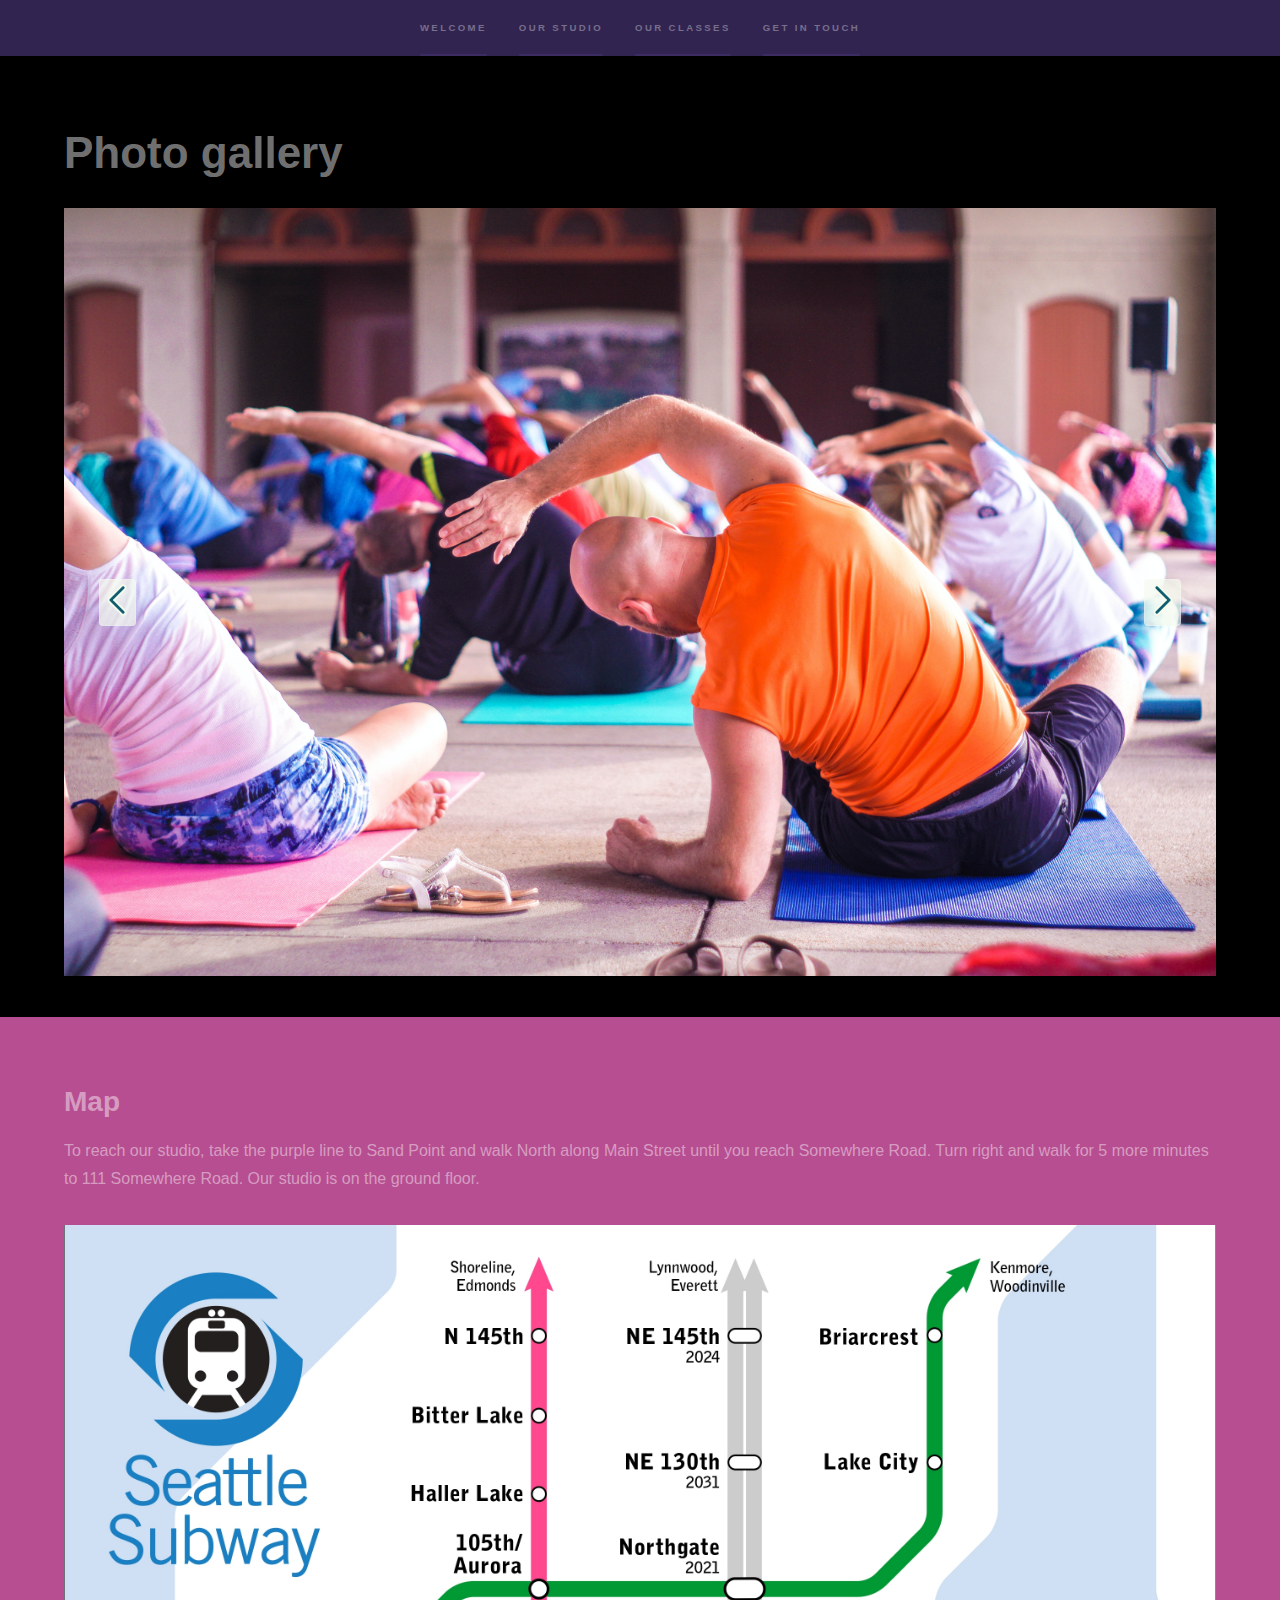
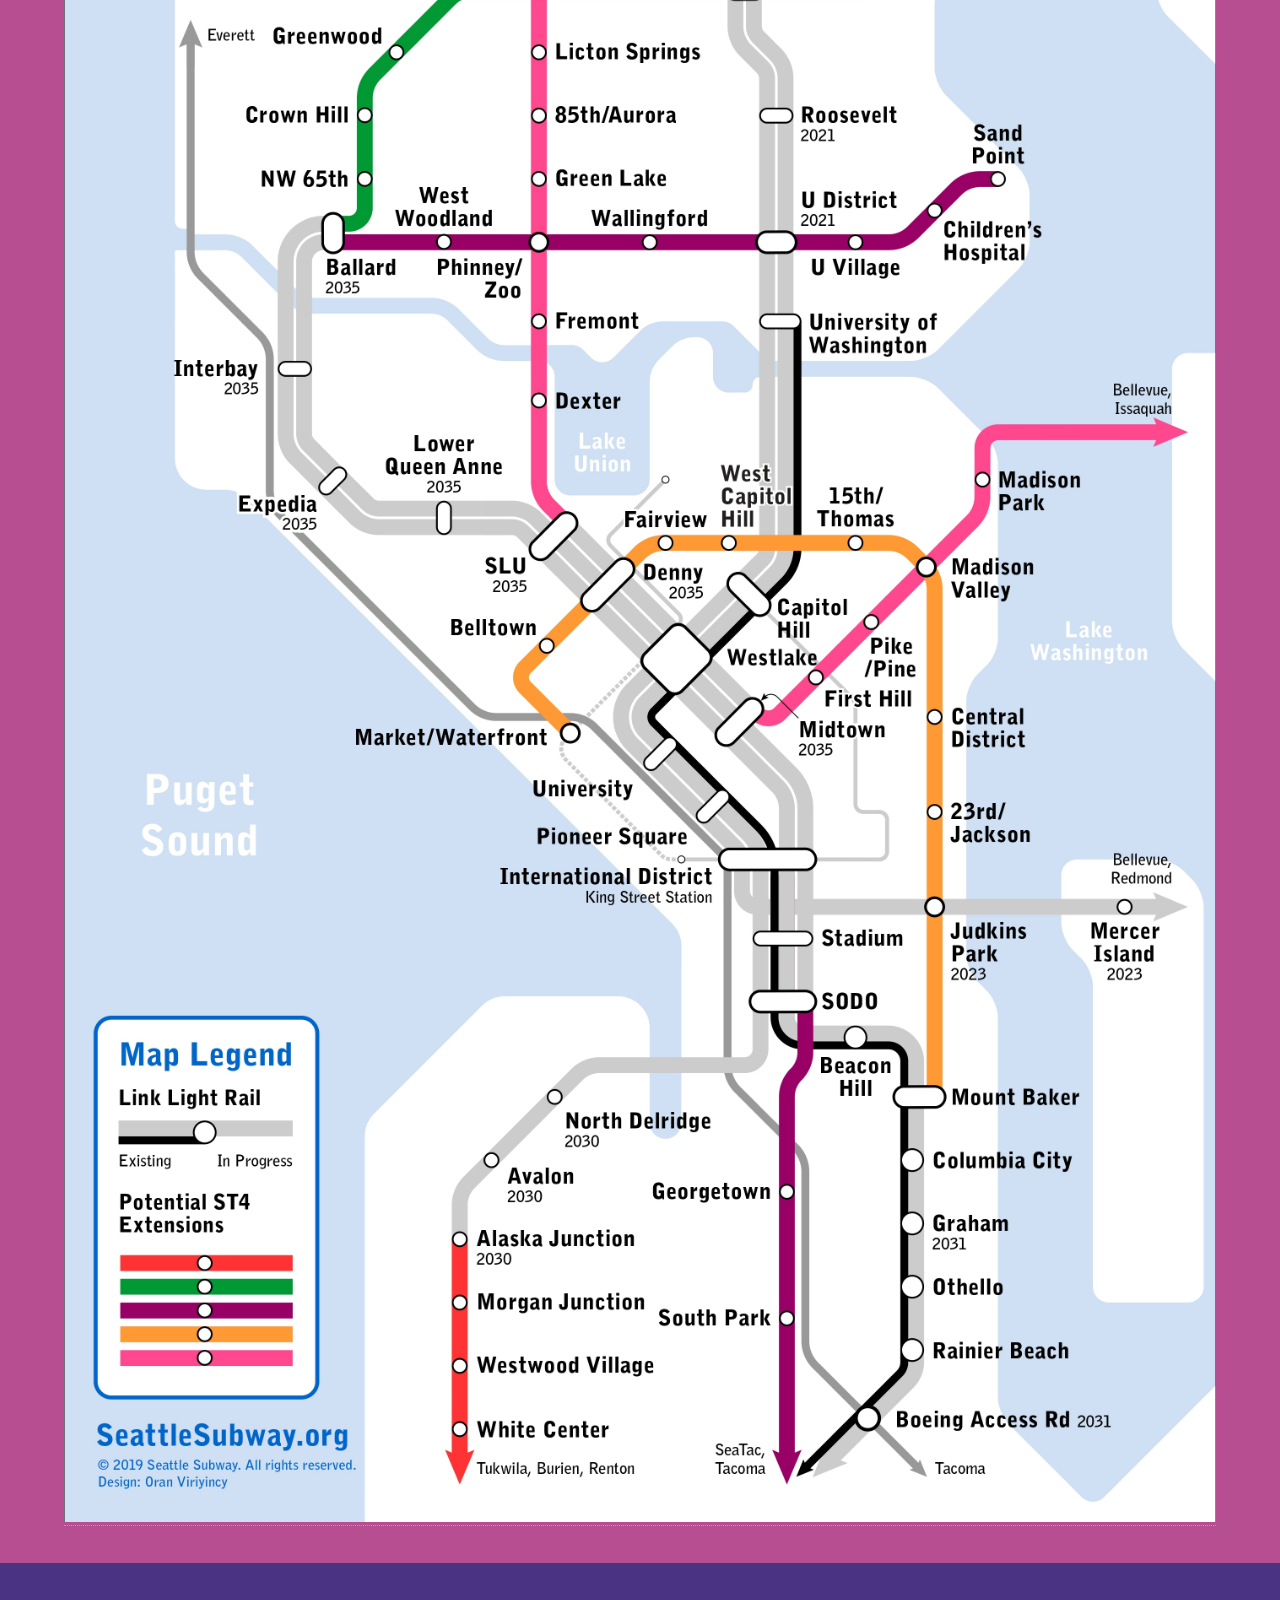
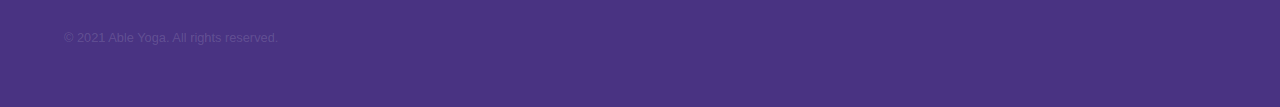
<file: gallery.html>
<!DOCTYPE HTML>
<!--
	Hyperspace by HTML5 UP
	html5up.net | @ajlkn
	Free for personal and commercial use under the CCA 3.0 license (html5up.net/license)
-->
<html>
	<head>
		<title>Your title goes here</title>
		<meta charset="utf-8" />
		<meta name="viewport" content="width=device-width, initial-scale=1, user-scalable=no" />
		<link rel="stylesheet" href="assets/css/main.css" />
        <link rel="stylesheet" href="assets/css/customizations.css" />
		<noscript><link rel="stylesheet" href="assets/css/noscript.css" /></noscript>
	</head>
	<body class="is-preload">

		<!-- Sidebar -->
			<section id="sidebar">
				<div class="inner">
					<nav>
						<ul>
							<li><a href="index.html#intro">Welcome</a></li>
							<li><a href="index.html#one">Our studio</a></li>
							<li><a href="index.html#two">Our classes</a></li>
							<li><a href="index.html#three">Get in touch</a></li>
						</ul>
					</nav>
				</div>
			</section>

		<!-- Wrapper -->
			<div id="wrapper">

				<!-- Intro -->
					<section id="one" class="wrapper style1 fullscreen fade-up">
						<div class="inner">
							<h1>Photo gallery</h1>
                            
							<div class="js-carrousel relative">
							  <div class="js-carrousel__container mod--hidden"
							   data-carrousel-btn-previous-img="images/previous.png"
							   data-carrousel-btn-next-img="images/next.png"
							   data-carrousel-btn-previous-text="Previous photo"
							   data-carrousel-btn-next-text="Next photo"
							   data-carrousel-prefix-class="img"
							   data-carrousel-span-text-class="invisible"
							   data-carrousel-transition="fade"
							   data-carrousel-existing-hx="img">

							    <div class="js-carrousel__content">
							      <img src="images/anupam-mahapatra-Vz0RbclzG_w-unsplash.jpeg">
							    </div>
							    <div class="js-carrousel__content">
							      <img src="images/bruce-mars-pFyKRmDiWEA-unsplash.jpeg">
							    </div>
							    <div class="js-carrousel__content">
							      <img src="images/carl-barcelo-nqUHQkuVj3c-unsplash.jpeg">
							    </div>
							    <div class="js-carrousel__content">
							      <img src="images/dylan-gillis-YJdCZba0TYE-unsplash.jpeg">
							    </div>
							    <div class="js-carrousel__content">
							      <img src="images/katie-bush-MKmM7SV-GiQ-unsplash.jpeg">
							    </div>
							    <div class="js-carrousel__content">
							      <img src="images/kaylee-garrett-GaprWyIw66o-unsplash.jpeg">
							    </div>
							    <div class="js-carrousel__content">
							      <img src="images/ksenia-makagonova-V-TIPBoC_2M-unsplash.jpeg">
							    </div>
							    <div class="js-carrousel__content">
							      <img src="images/wee-lee-HOSjS6qIGAs-unsplash.jpeg">
							    </div>
								  
							  </div>
							</div>
                            
						</section>
						<section id="two" class="wrapper style3 fade-up">
							<div class="inner">
								<h2>Map</h2>
								<p>To reach our studio, take the purple line to Sand Point and walk North along Main Street until you reach Somewhere Road. Turn right and walk for 5 more minutes to 111 Somewhere Road. Our studio is on the ground floor.</p>
								<a title="Keith Kyle, CC BY-SA 4.0 &lt;https://creativecommons.org/licenses/by-sa/4.0&gt;, via Wikimedia Commons" 
								   href="https://commons.wikimedia.org/wiki/File:SeattleSubwayST4.pdf">
									<img style="width: 100%;" alt="SeattleSubwayST4" src="images/SeattleSubwayST4.jpeg">
								</a>
							</div>
						</section>

			</div>

		<!-- Footer -->
			<footer id="footer" class="wrapper style1-alt">
				<div class="inner">
					<ul class="menu">
						<li>&copy; 2021 Able Yoga. All rights reserved.</li></li>
					</ul>
				</div>
			</footer>

		<!-- Scripts -->
			<script src="assets/js/jquery.min.js"></script>
			<script src="assets/js/jquery.scrollex.min.js"></script>
			<script src="assets/js/jquery.scrolly.min.js"></script>
			<script src="assets/js/browser.min.js"></script>
			<script src="assets/js/breakpoints.min.js"></script>
			<script src="assets/js/util.js"></script>
			<script src="assets/js/main.js"></script>

			 <script>/**
			 * van11y-accessible-carrousel-aria - ES2015 accessible carrousel system, using ARIA (compatible IE9+ when transpiled)
			 * @version v1.3.0
			 * @link https://van11y.net/accessible-carrousel/
			 * @license undefined : undefined
			 */
			"use strict";function _defineProperty(e,t,r){return t in e?Object.defineProperty(e,t,{value:r,enumerable:!0,configurable:!0,writable:!0}):e[t]=r,e}!function(e){var t="js-carrousel",r="js-carrousel__container",n="js-carrousel__content",o="js-carrousel__control__list",i="js-carrousel__control__list__item",a="js-carrousel__control__list__link",l="carrousel__control__list",u="carrousel__control__list__item",c="carrousel__control__list__link",s="carrousel",d="carrousel__container",_="carrousel__content",b="js-carrousel__button-container",f="carrousel__button-container",p="carrousel__button__previous",y="carrousel__button__next",v="js-carrousel__button__previous",A="js-carrousel__button__next",g="carrousel__button__button",m="carrousel__button__img",C="id_carrousel_content_",P="label_",h="data-carrousel-prefix-class",x="data-carrousel-btn-previous-img",L="data-carrousel-btn-previous-text",k="data-carrousel-btn-next-img",N="data-carrousel-btn-next-text",E="data-carrousel-span-text-class",S="data-carrousel-transition",q="data-carrousel-active-slide",T="data-carrousel-control-element-number",j="data-carrousel-existing-hx",M="data-carrousel-hx",w="data-carrousel-span-text",I="data-carousel-hide-arrows-focus",O="invisible",B="role",H="aria-controls",D="aria-labelledby",K="aria-hidden",F="aria-selected",G="type",U="button",V="alt",R="src",$="class",z="tablist",J="tabpanel",Q="tab",W="presentation",X=function(t){return e.getElementById(t)},Y=function(e,t){e.classList?e.classList.add(t):e.className+=" "+t},Z=function(e,t){return e.classList?e.classList.contains(t):new RegExp("(^| )"+t+"( |$)","gi").test(e.className)},ee=function(e,t){Object.keys(t).forEach(function(r){e.setAttribute(r,t[r])})},te=function(e,t){for(var r=!1,n=e;n&&r===!1;)Z(n,t)===!0?r=!0:n=n.parentNode;return r===!0?n.getAttribute("id"):""},re=function(e,t){for(var r=!1,n=e.parentNode;n&&r===!1;)Z(n,t)===!0?r=!0:n=n.parentNode;return r===!0?n:""},ne=function(e){var t=e.id,r=e.text,n=e.spanClass,o=e.prefixClass+u,l=e.prefixClass+c,s=e.controlsId,d=e.selected,_=d?"0":"-1",b=e.numberElement;return'<li class="'+i+" "+o+'" '+B+'="'+W+'"><a class="'+a+" "+l+'" id="'+t+'" '+B+'="'+Q+'" '+H+'="'+s+'" '+F+'="'+d+'" '+T+'="'+b+'" tabindex="'+_+'"><span class="'+n+'">'+r+"</span></a></li>"},oe=function(e){var t,r,n=e.controlListLink,o=e.panelControled,i=e.carrouselContainer,l=i.parentNode,u=!!e.giveFocus,c=Number(i.getAttribute(q)),s=l.querySelector("."+a+"["+T+'="'+c+'"]'),d=X(s.getAttribute(H));ee(s,(t={},_defineProperty(t,F,"false"),_defineProperty(t,"tabindex","-1"),t)),ee(d,_defineProperty({},K,"true")),ee(n,(r={},_defineProperty(r,F,"true"),_defineProperty(r,"tabindex","0"),r)),ee(o,_defineProperty({},K,"false")),ee(i,_defineProperty({},q,Number(n.getAttribute(T)))),u&&setTimeout(function(){return n.focus()},0)},ie=function(){var r=arguments.length<=0||void 0===arguments[0]?e:arguments[0];return[].slice.call(r.querySelectorAll("."+t))},ae=function(u){var c=arguments.length<=1||void 0===arguments[1]||arguments[1];ie(u).forEach(function(t){var i=Math.random().toString(32).slice(2,12),a=t.querySelector("."+r),u=a.hasAttribute(S)===!0?a.getAttribute(S):"",c=a.hasAttribute(h)===!0?a.getAttribute(h)+"-":"",T=a.hasAttribute(j)===!0?a.getAttribute(j):"",H=a.hasAttribute(M)===!0?a.getAttribute(M):"span",F=a.hasAttribute(w)===!0?a.getAttribute(w)+" ":"",Q=a.hasAttribute(E)===!0?a.getAttribute(E):O,W=a.hasAttribute(I)===!0,X=a.hasAttribute(L)===!0?a.getAttribute(L):"",Z=e.createElement("SPAN");Z.innerHTML=X,Z=Z.textContent;var te=a.hasAttribute(x)===!0?a.getAttribute(x):"",re=a.hasAttribute(N)===!0?a.getAttribute(N):"",oe=e.createElement("SPAN");oe.innerHTML=re,oe=oe.textContent;var ie=a.hasAttribute(k)===!0?a.getAttribute(k):"",ae=a.hasAttribute(q)===!0?Number(a.getAttribute(q)):1;Y(t,c+s),Y(a,c+d),""!==u&&Y(a,u);var le=document.createElement("OL");Y(le,o),Y(le,c+l),ee(le,_defineProperty({},B,z));var ue=[].slice.call(a.querySelectorAll("."+n));if(ue.forEach(function(e,t){var r,n=""+C+i+"_"+t,o=""+P+n,a=ae===t+1,l=void 0,u=void 0;if(Y(e,c+_),Y(e,_),ee(e,(r={},_defineProperty(r,B,J),_defineProperty(r,"id",n),_defineProperty(r,K,a?"false":"true"),_defineProperty(r,D,o),r)),""!==T)l=e.querySelector(T),l&&(ee(l,{tabindex:"-1"}),u=l.textContent);else{u=F+(t+1);var s=document.createElement(H);ee(s,{tabindex:"-1"}),s.innerHTML=u,Y(s,O),s=e.insertBefore(s,e.firstChild)}le.innerHTML+=ne({id:o,text:u,spanClass:Q,prefixClass:c,controlsId:n,selected:a,numberElement:t+1})}),le=t.insertBefore(le,a),""!==X){var ce,se=document.createElement("DIV");Y(se,b),Y(se,c+f),Y(se,c+p);var de=document.createElement("BUTTON");if(ee(de,(ce={},_defineProperty(ce,G,U),_defineProperty(ce,"id",v+"_"+i),_defineProperty(ce,"title",X),ce)),W){var _e;ee(de,(_e={},_defineProperty(_e,K,!0),_defineProperty(_e,"tabindex","-1"),_e))}if(Y(de,v),Y(de,c+g),de=se.appendChild(de),""!==te){var be,fe=document.createElement("IMG");ee(fe,(be={},_defineProperty(be,R,te),_defineProperty(be,V,Z),_defineProperty(be,$,c+m),be)),fe=de.appendChild(fe)}else de.innerHTML=X;se=t.insertBefore(se,a)}if(""!==re){var pe,ye=document.createElement("DIV");Y(ye,b),Y(ye,c+f),Y(ye,c+y);var ve=document.createElement("BUTTON");if(ee(ve,(pe={},_defineProperty(pe,G,U),_defineProperty(pe,"id",A+"_"+i),_defineProperty(pe,"title",re),pe)),W){var Ae;ee(ve,(Ae={},_defineProperty(Ae,K,!0),_defineProperty(Ae,"tabindex","-1"),Ae))}if(Y(ve,A),Y(ve,c+g),ve=ye.appendChild(ve),""!==ie){var ge,me=document.createElement("IMG");ee(me,(ge={},_defineProperty(ge,R,ie),_defineProperty(ge,V,oe),_defineProperty(ge,$,c+m),ge)),me=ve.appendChild(me)}else ve.innerHTML=re;t.appendChild(ye)}ee(a,_defineProperty({},q,ae))}),c&&["click","keydown"].forEach(function(o){e.body.addEventListener(o,function(e){var l=te(e.target,a),u=te(e.target,n),c=te(e.target,v),s=te(e.target,A);if(""!==l&&"click"===o){var d=X(l),_=X(d.getAttribute(H)),b=_.parentNode;oe({controlListLink:d,panelControled:_,carrouselContainer:b})}if(""!==c&&"click"===o){var f=X(c),p=f.parentNode.parentNode,b=p.querySelector("."+r),d=void 0,_=void 0,y=Number(b.getAttribute(q));y>1?(d=p.querySelector("."+a+"["+T+'="'+(y-1)+'"]'),_=X(d.getAttribute(H))):(d=p.querySelector("."+i+":last-child > ."+a),_=X(d.getAttribute(H))),oe({controlListLink:d,panelControled:_,carrouselContainer:b})}if(""!==s&&"click"===o){var g=X(s),p=g.parentNode.parentNode,b=p.querySelector("."+r),y=Number(b.getAttribute(q)),d=p.querySelector("."+a+"["+T+'="'+(y+1)+'"]'),_=void 0;d?_=X(d.getAttribute(H)):(d=p.querySelector("."+a+"["+T+'="1"]'),_=X(d.getAttribute(H))),oe({controlListLink:d,panelControled:_,carrouselContainer:b})}if(""!==l&&"keydown"===o){var m=X(l),p=re(m,t),b=p.querySelector("."+r),d=void 0,_=void 0,y=void 0;if(36===e.keyCode)d=p.querySelector("."+a+"["+T+'="1"]'),_=X(d.getAttribute(H));else if(35===e.keyCode)d=p.querySelector("."+i+":last-child > ."+a),_=X(d.getAttribute(H));else if(37!==e.keyCode&&38!==e.keyCode||e.ctrlKey){if(40!==e.keyCode&&39!==e.keyCode||e.ctrlKey)return;y=Number(b.getAttribute(q)),d=p.querySelector("."+a+"["+T+'="'+(y+1)+'"]'),d?_=X(d.getAttribute(H)):(d=p.querySelector("."+a+"["+T+'="1"]'),_=X(d.getAttribute(H)))}else y=Number(b.getAttribute(q)),y>1?(d=p.querySelector("."+a+"["+T+'="'+(y-1)+'"]'),_=X(d.getAttribute(H))):(d=p.querySelector("."+i+":last-child > ."+a),_=X(d.getAttribute(H)));oe({controlListLink:d,panelControled:_,carrouselContainer:b,giveFocus:!0})}""!==u&&"keydown"===o&&!function(){var t=X(u),r=X(t.getAttribute(D));37!==e.keyCode&&38!==e.keyCode||!e.ctrlKey||setTimeout(function(){return r.focus()},0)}()},!0)})},le=function ue(){ae(),document.removeEventListener("DOMContentLoaded",ue)};document.addEventListener("DOMContentLoaded",le),window.van11yAccessibleCarrouselAria=ae}(document);
			</script>

	</body>
</html>
</file>
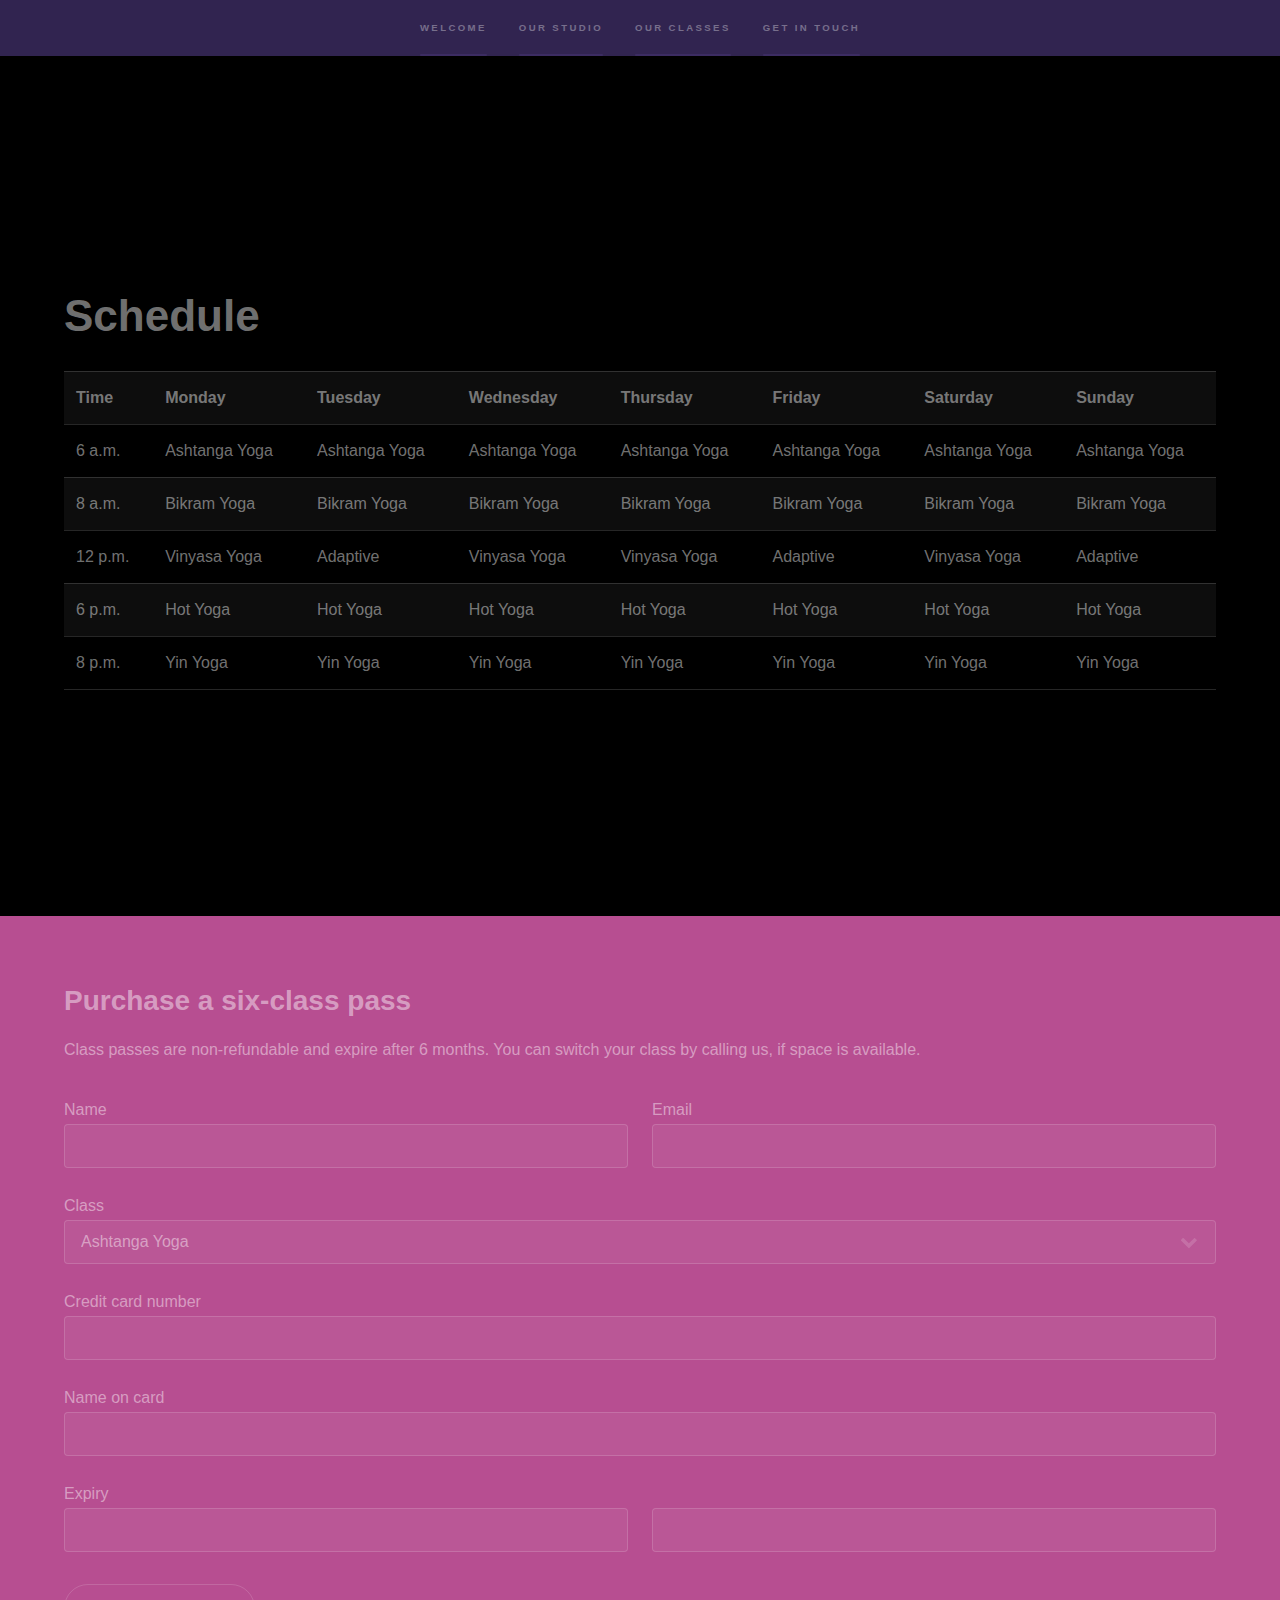
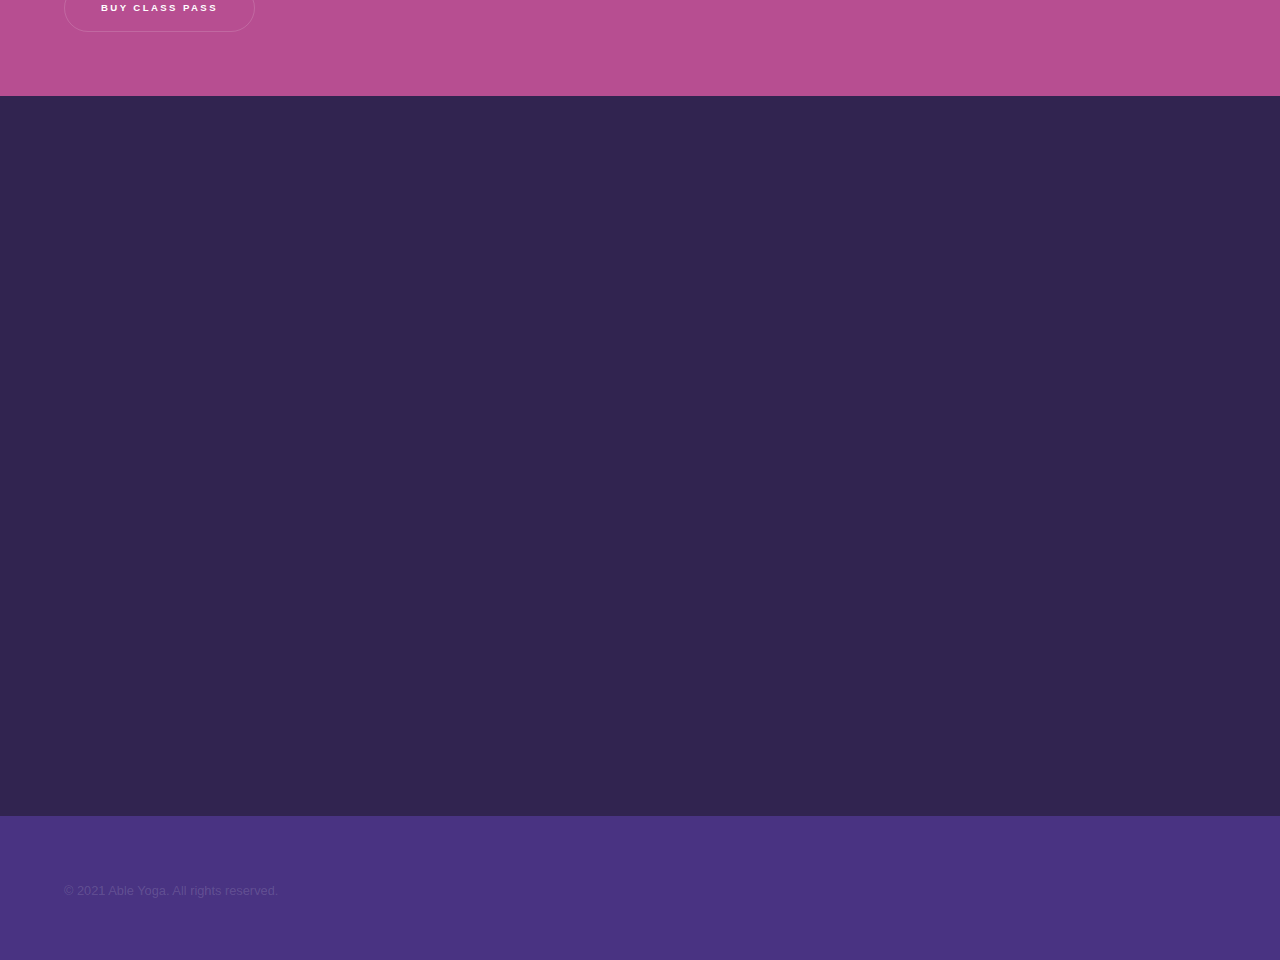
<file: schedule.html>
<!DOCTYPE HTML>
<!--
	Hyperspace by HTML5 UP
	html5up.net | @ajlkn
	Free for personal and commercial use under the CCA 3.0 license (html5up.net/license)
-->
<html>
	<head>
		<title>Your title goes here</title>
		<meta charset="utf-8" />
		<meta name="viewport" content="width=device-width, initial-scale=1, user-scalable=no" />
		<link rel="stylesheet" href="assets/css/main.css" />
        <link rel="stylesheet" href="assets/css/customizations.css" />
		<noscript><link rel="stylesheet" href="assets/css/noscript.css" /></noscript>
	</head>
	<body class="is-preload">

		<!-- Sidebar -->
			<section id="sidebar">
				<div class="inner">
					<nav>
						<ul>
							<li><a href="index.html#intro">Welcome</a></li>
							<li><a href="index.html#one">Our studio</a></li>
							<li><a href="index.html#two">Our classes</a></li>
							<li><a href="index.html#three">Get in touch</a></li>
						</ul>
					</nav>
				</div>
			</section>

		<!-- Wrapper -->
			<div id="wrapper">

				<!-- Intro -->
					<section id="one" class="wrapper style1 fullscreen fade-up">
						<div class="inner">
							<h1>Schedule</h1>
                            
							<table>
								<tr style="font-weight: bold;">
								  <td>Time</td>
								  <td>Monday</td>
								  <td>Tuesday</td>
								  <td>Wednesday</td>
								  <td>Thursday</td>
								  <td>Friday</td>
								  <td>Saturday</td>
								  <td>Sunday</td>
								</tr>
								<tr>
								  <td>6 a.m.</td>
								  <td>Ashtanga Yoga</td>
								  <td>Ashtanga Yoga</td>
								  <td>Ashtanga Yoga</td>
								  <td>Ashtanga Yoga</td>
								  <td>Ashtanga Yoga</td>
								  <td>Ashtanga Yoga</td>
								  <td>Ashtanga Yoga</td>
								</tr>
								<tr>
								  <td>8 a.m.</td>
								  <td>Bikram Yoga</td>
								  <td>Bikram Yoga</td>
								  <td>Bikram Yoga</td>
								  <td>Bikram Yoga</td>
								  <td>Bikram Yoga</td>
								  <td>Bikram Yoga</td>
								  <td>Bikram Yoga</td>
								</tr>
								<tr>
								  <td>12 p.m.</td>
								  <td>Vinyasa Yoga</td>
								  <td>Adaptive</td>
								  <td>Vinyasa Yoga</td>
								  <td>Vinyasa Yoga</td>
								  <td>Adaptive</td>
								  <td>Vinyasa Yoga</td>
								  <td>Adaptive</td>
								</tr>
								<tr>
								  <td>6 p.m.</td>
								  <td>Hot Yoga</td>
								  <td>Hot Yoga</td>
								  <td>Hot Yoga</td>
								  <td>Hot Yoga</td>
								  <td>Hot Yoga</td>
								  <td>Hot Yoga</td>
								  <td>Hot Yoga</td>
								</tr>
								<tr>
								  <td>8 p.m.</td>
								  <td>Yin Yoga</td>
								  <td>Yin Yoga</td>
								  <td>Yin Yoga</td>
								  <td>Yin Yoga</td>
								  <td>Yin Yoga</td>
								  <td>Yin Yoga</td>
								  <td>Yin Yoga</td>
								</tr>
							      </table>
						</div>
					</section>
					<section id="two" class="wrapper style3 fade-up">
						<div class="inner">
							<h2>Purchase a six-class pass</h2>
							<p>Class passes are non-refundable and expire after 6 months. You can switch your class by calling us, if space is available.</p>
							<div id="statusMsg"></div>
							<div class="form">
								<section>
									<div class="fields">
										<div class="field half">
											Name
											<input type="text" name="name" id="name" />
										</div>
										<div class="field half">
											Email
											<input type="text" name="email" id="email" />
										</div>
										<div class="field">
											Class
											<select name="class" value="class">
												<option value="Ashtanga Yoga">Ashtanga Yoga</option>
												<option value="Bikram Yoga">Bikram Yoga</option>
												<option value="Vinyasa Yoga">Vinyasa Yoga</option>
												<option value="Hot Yoga">Hot Yoga</option>
												<option value="Yin Yoga">Yin Yoga</option>
												<option value="Adaptive">Adaptive</option>
											</select>
										</div>
										<div class="field">
											Credit card number
											<input type="text" name="credit" id="credit" />
										</div>
										<div class="field">
											Name on card
											<input type="text" name="creditName" id="creditName" />
										</div>
										<div class="field half">
											Expiry
											<input type="text" name="month" id="month" size="2" />
										</div>
										<div class="field half">
											<br>
											<input type="text" name="year" id="year" size="2" />
										</div>
									</div>
									<ul class="actions">
										<li><a class="button submit" id="submit">Buy class pass</a></li>
									</ul>
								</div>
							</section>
						<section id="two">
						  <div style="padding:56.25% 0 0 0;position:relative;"><iframe src="https://player.vimeo.com/video/541394194?h=bd72fb8c80&autoplay=1&color=493382&title=0&byline=0&portrait=0" style="position:absolute;top:0;left:0;width:100%;height:100%;" frameborder="0" allow="autoplay; fullscreen; picture-in-picture" allowfullscreen></iframe></div><script src="https://player.vimeo.com/api/player.js"></script>
						</section>
					</section>

			</div>

		<!-- Footer -->
			<footer id="footer" class="wrapper style1-alt">
				<div class="inner">
					<ul class="menu">
						<li>&copy; 2021 Able Yoga. All rights reserved.</li></li>
					</ul>
				</div>
			</footer>

		<!-- Scripts -->
			<script src="assets/js/jquery.min.js"></script>
			<script src="assets/js/jquery.scrollex.min.js"></script>
			<script src="assets/js/jquery.scrolly.min.js"></script>
			<script src="assets/js/browser.min.js"></script>
			<script src="assets/js/breakpoints.min.js"></script>
			<script src="assets/js/util.js"></script>
			<script src="assets/js/main.js"></script>

		    <script>
		      var formSubmit = document.getElementById("submit"),
			  statusMsg = document.getElementById("statusMsg"),
			  fieldName = document.getElementById("name"),
			  fieldEmail = document.getElementById("email"),
			  fieldClass = document.getElementById("class"),
			  fieldCredit = document.getElementById("credit"),
			  fieldCreditName = document.getElementById("creditName"),
			  fieldMonth = document.getElementById("month"),
			  fieldYear = document.getElementById("year");

		      formSubmit.addEventListener("click", showMessage, false);

		      // show success message (this is a fake message - nothing is saved or submitted)
		      function showMessage() {
			statusMsg.innerHTML = "Thanks for your purchase. Check your inbox for your receipt.";
		      }
		    </script>
	
	</body>
</html>
</file>
<file: assets/css/customizations.css>
#intro {
  background-image: url('../../images/kike-vega-F2qh3yjz6Jk-unsplash.jpg');
  background-size: cover;
}

#one {
  background: black;
}

ul.contact > li {
  height: 4rem;
}

.sr-only:not(:focus):not(:active) {
  clip: rect(0 0 0 0); 
  clip-path: inset(50%);
  height: 1px;
  overflow: hidden;
  position: absolute;
  white-space: nowrap; 
  width: 1px;
}

/* ------------------ carrousel styles ------------------ */
.relative { position: relative; }
.mod--hidden { overflow: hidden; }
.pb1 { padding-bottom: 1em; }

.img-carrousel__container {
  white-space: nowrap;
}
.img-carrousel__control__list {
  display: none;
}

.img-carrousel__button-container {
  position: absolute;
}
.img-carrousel__button__previous {
  top: 50%;
  margin-top: -18px;
  left: 0;
  margin-left: 35px;
  z-index: 100;
}
.img-carrousel__button__next {
  top: 50%;
  margin-top: -18px;
  right: 0;
  margin-right: 35px;
  z-index: 100;
}
.img-carrousel__button__button {
  margin: 0;
  padding: .5em .25em .25em;
  background: rgba(244, 249, 238, .7);
  border-radius: 4px;
  border: 0;
  cursor: pointer;
}
img[tabindex="-1"]:focus {
  outline: none;
}

/* ------------------ transition fade ------------------ */
.fade .carrousel__content {
    -webkit-animation: fadein 1s;
    animation:         fadein 1s;
    white-space: normal;
}
.fade .carrousel__content[aria-hidden=true] {
    -webkit-animation: fadeout 1s;
    animation:         fadeout 1s;
}
.fade .carrousel__content[aria-hidden=true] {
    display: none;
}

@-webkit-keyframes fadeout {
    0%   { opacity: 0; -ms-filter: "progid:DXImageTransform.Microsoft.Alpha(Opacity=0)"; }
    100% { opacity: 1; -ms-filter: "progid:DXImageTransform.Microsoft.Alpha(Opacity=100)"; }
}
@keyframes fadeout {
    0%   { opacity: 1; -ms-filter: "progid:DXImageTransform.Microsoft.Alpha(Opacity=100)"; }
    100% { opacity: 0; -ms-filter: "progid:DXImageTransform.Microsoft.Alpha(Opacity=0)"; }
}

@-webkit-keyframes fadein {
    0%   { opacity: 0; -ms-filter: "progid:DXImageTransform.Microsoft.Alpha(Opacity=0)"; }
    100% { opacity: 1; -ms-filter: "progid:DXImageTransform.Microsoft.Alpha(Opacity=100)"; }
}
@keyframes fadein {
    0%   { opacity: 0; -ms-filter: "progid:DXImageTransform.Microsoft.Alpha(Opacity=0)"; }
    100% { opacity: 1; -ms-filter: "progid:DXImageTransform.Microsoft.Alpha(Opacity=100)"; }
}

.carousel {
  position: absolute;
  top: 0;
  left: 0;
  color: #f4f9ee;
  background: rgba(45, 49, 50, .7);
  z-index: 100;
  padding: .5em;
  margin: 0;
}

.invisible {
  border: 0;
  clip: rect(0 0 0 0);
  height: 1px;
  margin: -1px;
  overflow: hidden;
  padding: 0;
  position: absolute;
  width: 1px;
}

.js-carrousel__content img {
  width: 100%;
}
</file>
<file: assets/css/noscript.css>
/*
	Hyperspace by HTML5 UP
	html5up.net | @ajlkn
	Free for personal and commercial use under the CCA 3.0 license (html5up.net/license)
*/

/* Spotlights */

	.spotlights > section > .image:before {
		opacity: 0 !important;
	}

	.spotlights > section > .content > .inner {
		-moz-transform: none !important;
		-webkit-transform: none !important;
		-ms-transform: none !important;
		transform: none !important;
		opacity: 1 !important;
	}

/* Wrapper */

	.wrapper > .inner {
		opacity: 1 !important;
		-moz-transform: none !important;
		-webkit-transform: none !important;
		-ms-transform: none !important;
		transform: none !important;
	}

/* Sidebar */

	#sidebar > .inner {
		opacity: 1 !important;
	}

	#sidebar nav > ul > li {
		-moz-transform: none !important;
		-webkit-transform: none !important;
		-ms-transform: none !important;
		transform: none !important;
		opacity: 1 !important;
	}
</file>
<file: assets/css/main.css>
@import url(fontawesome-all.min.css);

/*
	Hyperspace by HTML5 UP
	html5up.net | @ajlkn
	Free for personal and commercial use under the CCA 3.0 license (html5up.net/license)
*/

html, body, div, span, applet, object,
iframe, h1, h2, h3, h4, h5, h6, p, blockquote,
pre, a, abbr, acronym, address, big, cite,
code, del, dfn, em, img, ins, kbd, q, s, samp,
small, strike, strong, sub, sup, tt, var, b,
u, i, center, dl, dt, dd, ol, ul, li, fieldset,
form, label, legend, table, caption, tbody,
tfoot, thead, tr, th, td, article, aside,
canvas, details, embed, figure, figcaption,
footer, header, hgroup, menu, nav, output, ruby,
section, summary, time, mark, audio, video {
	margin: 0;
	padding: 0;
	border: 0;
	font-size: 100%;
	font: inherit;
	vertical-align: baseline;}

article, aside, details, figcaption, figure,
footer, header, hgroup, menu, nav, section {
	display: block;}

body {
	line-height: 1;
}

ol, ul {
	list-style: none;
}

blockquote, q {
	quotes: none;
}

	blockquote:before, blockquote:after, q:before, q:after {
		content: '';
		content: none;
	}

table {
	border-collapse: collapse;
	border-spacing: 0;
}

body {
	-webkit-text-size-adjust: none;
}

mark {
	background-color: transparent;
	color: inherit;
}

input::-moz-focus-inner {
	border: 0;
	padding: 0;
}

input, select, textarea {
	-moz-appearance: none;
	-webkit-appearance: none;
	-ms-appearance: none;
	appearance: none;
}

/* Basic */

	@-ms-viewport {
		width: device-width;
	}

	body {
		-ms-overflow-style: scrollbar;
	}

	@media screen and (max-width: 480px) {

		html, body {
			min-width: 320px;
		}

	}

	html {
		box-sizing: border-box;
	}

	*, *:before, *:after {
		box-sizing: inherit;
	}

	body {
		background: #312450;
	}

		body.is-preload *, body.is-preload *:before, body.is-preload *:after {
			-moz-animation: none !important;
			-webkit-animation: none !important;
			-ms-animation: none !important;
			animation: none !important;
			-moz-transition: none !important;
			-webkit-transition: none !important;
			-ms-transition: none !important;
			transition: none !important;
		}

/* Type */

	body, input, select, textarea {
		color: rgba(255, 255, 255, 0.45);
		font-family: Arial, Helvetica, sans-serif;
		font-size: 16.5pt;
		font-weight: normal;
		line-height: 1.75;
	}

		@media screen and (max-width: 1680px) {

			body, input, select, textarea {
				font-size: 13pt;
			}

		}

		@media screen and (max-width: 1280px) {

			body, input, select, textarea {
				font-size: 12pt;
			}

		}

		@media screen and (max-width: 360px) {

			body, input, select, textarea {
				font-size: 11pt;
			}

		}

	a {
		-moz-transition: color 0.2s ease, border-bottom-color 0.2s ease;
		-webkit-transition: color 0.2s ease, border-bottom-color 0.2s ease;
		-ms-transition: color 0.2s ease, border-bottom-color 0.2s ease;
		transition: color 0.2s ease, border-bottom-color 0.2s ease;
		border-bottom: dotted 1px rgba(255, 255, 255, 0.35);
		color: inherit;
		text-decoration: none;
	}

		a:hover {
			border-bottom-color: transparent;
			color: #ffffff;
		}

	strong, b {
		color: #ffffff;
		font-weight: bold;
	}

	em, i {
		font-style: italic;
	}

	p {
		margin: 0 0 2em 0;
	}

	h1, h2, h3, h4, h5, h6 {
		color: rgba(255, 255, 255, 0.45);
		font-weight: bold;
		line-height: 1.5;
		margin: 0 0 0.5em 0;
	}

		h1 a, h2 a, h3 a, h4 a, h5 a, h6 a {
			color: inherit;
			text-decoration: none;
		}

	h1 {
		font-size: 2.75em;
	}

		h1.major {
			margin: 0 0 1.3em 0;
			position: relative;
			padding-bottom: 0.35em;
		}

			h1.major:after {
				background-image: -moz-linear-gradient(to right, #5e42a6, #b74e91);
				background-image: -webkit-linear-gradient(to right, #5e42a6, #b74e91);
				background-image: -ms-linear-gradient(to right, #5e42a6, #b74e91);
				background-image: linear-gradient(to right, #5e42a6, #b74e91);
				-moz-transition: max-width 0.2s ease;
				-webkit-transition: max-width 0.2s ease;
				-ms-transition: max-width 0.2s ease;
				transition: max-width 0.2s ease;
				border-radius: 0.2em;
				bottom: 0;
				content: '';
				height: 0.05em;
				position: absolute;
				right: 0;
				width: 100%;
			}

	h2 {
		font-size: 1.75em;
	}

	h3 {
		font-size: 1.1em;
	}

	h4 {
		font-size: 1em;
	}

	h5 {
		font-size: 0.8em;
	}

	h6 {
		font-size: 0.6em;
	}

	@media screen and (max-width: 736px) {

		h1 {
			font-size: 2em;
		}

		h2 {
			font-size: 1.25em;
		}

		h3 {
			font-size: 1em;
		}

		h4 {
			font-size: 0.8em;
		}

		h5 {
			font-size: 0.6em;
		}

		h6 {
			font-size: 0.6em;
		}

	}

	sub {
		font-size: 0.8em;
		position: relative;
		top: 0.5em;
	}

	sup {
		font-size: 0.8em;
		position: relative;
		top: -0.5em;
	}

	blockquote {
		border-left: solid 4px rgba(255, 255, 255, 0.15);
		font-style: italic;
		margin: 0 0 2em 0;
		padding: 0.5em 0 0.5em 2em;
	}

	code {
		background: rgba(255, 255, 255, 0.05);
		border-radius: 0.25em;
		border: solid 1px rgba(255, 255, 255, 0.15);
		font-family: "Courier New", monospace;
		font-size: 0.9em;
		margin: 0 0.25em;
		padding: 0.25em 0.65em;
	}

	pre {
		-webkit-overflow-scrolling: touch;
		font-family: "Courier New", monospace;
		font-size: 0.9em;
		margin: 0 0 2em 0;
	}

		pre code {
			display: block;
			line-height: 1.75em;
			padding: 1em 1.5em;
			overflow-x: auto;
		}

	hr {
		border: 0;
		border-bottom: solid 1px rgba(255, 255, 255, 0.15);
		margin: 2em 0;
	}

		hr.major {
			margin: 3em 0;
		}

	.align-left {
		text-align: left;
	}

	.align-center {
		text-align: center;
	}

	.align-right {
		text-align: right;
	}

/* Row */

	.row {
		display: flex;
		flex-wrap: wrap;
		box-sizing: border-box;
		align-items: stretch;
	}

		.row > * {
			box-sizing: border-box;
		}

		.row.gtr-uniform > * > :last-child {
			margin-bottom: 0;
		}

		.row.aln-left {
			justify-content: flex-start;
		}

		.row.aln-center {
			justify-content: center;
		}

		.row.aln-right {
			justify-content: flex-end;
		}

		.row.aln-top {
			align-items: flex-start;
		}

		.row.aln-middle {
			align-items: center;
		}

		.row.aln-bottom {
			align-items: flex-end;
		}

		.row > .imp {
			order: -1;
		}

		.row > .col-1 {
			width: 8.33333%;
		}

		.row > .off-1 {
			margin-left: 8.33333%;
		}

		.row > .col-2 {
			width: 16.66667%;
		}

		.row > .off-2 {
			margin-left: 16.66667%;
		}

		.row > .col-3 {
			width: 25%;
		}

		.row > .off-3 {
			margin-left: 25%;
		}

		.row > .col-4 {
			width: 33.33333%;
		}

		.row > .off-4 {
			margin-left: 33.33333%;
		}

		.row > .col-5 {
			width: 41.66667%;
		}

		.row > .off-5 {
			margin-left: 41.66667%;
		}

		.row > .col-6 {
			width: 50%;
		}

		.row > .off-6 {
			margin-left: 50%;
		}

		.row > .col-7 {
			width: 58.33333%;
		}

		.row > .off-7 {
			margin-left: 58.33333%;
		}

		.row > .col-8 {
			width: 66.66667%;
		}

		.row > .off-8 {
			margin-left: 66.66667%;
		}

		.row > .col-9 {
			width: 75%;
		}

		.row > .off-9 {
			margin-left: 75%;
		}

		.row > .col-10 {
			width: 83.33333%;
		}

		.row > .off-10 {
			margin-left: 83.33333%;
		}

		.row > .col-11 {
			width: 91.66667%;
		}

		.row > .off-11 {
			margin-left: 91.66667%;
		}

		.row > .col-12 {
			width: 100%;
		}

		.row > .off-12 {
			margin-left: 100%;
		}

		.row.gtr-0 {
			margin-top: 0;
			margin-left: 0em;
		}

			.row.gtr-0 > * {
				padding: 0 0 0 0em;
			}

			.row.gtr-0.gtr-uniform {
				margin-top: 0em;
			}

				.row.gtr-0.gtr-uniform > * {
					padding-top: 0em;
				}

		.row.gtr-25 {
			margin-top: 0;
			margin-left: -0.375em;
		}

			.row.gtr-25 > * {
				padding: 0 0 0 0.375em;
			}

			.row.gtr-25.gtr-uniform {
				margin-top: -0.375em;
			}

				.row.gtr-25.gtr-uniform > * {
					padding-top: 0.375em;
				}

		.row.gtr-50 {
			margin-top: 0;
			margin-left: -0.75em;
		}

			.row.gtr-50 > * {
				padding: 0 0 0 0.75em;
			}

			.row.gtr-50.gtr-uniform {
				margin-top: -0.75em;
			}

				.row.gtr-50.gtr-uniform > * {
					padding-top: 0.75em;
				}

		.row {
			margin-top: 0;
			margin-left: -1.5em;
		}

			.row > * {
				padding: 0 0 0 1.5em;
			}

			.row.gtr-uniform {
				margin-top: -1.5em;
			}

				.row.gtr-uniform > * {
					padding-top: 1.5em;
				}

		.row.gtr-150 {
			margin-top: 0;
			margin-left: -2.25em;
		}

			.row.gtr-150 > * {
				padding: 0 0 0 2.25em;
			}

			.row.gtr-150.gtr-uniform {
				margin-top: -2.25em;
			}

				.row.gtr-150.gtr-uniform > * {
					padding-top: 2.25em;
				}

		.row.gtr-200 {
			margin-top: 0;
			margin-left: -3em;
		}

			.row.gtr-200 > * {
				padding: 0 0 0 3em;
			}

			.row.gtr-200.gtr-uniform {
				margin-top: -3em;
			}

				.row.gtr-200.gtr-uniform > * {
					padding-top: 3em;
				}

		@media screen and (max-width: 1680px) {

			.row {
				display: flex;
				flex-wrap: wrap;
				box-sizing: border-box;
				align-items: stretch;
			}

				.row > * {
					box-sizing: border-box;
				}

				.row.gtr-uniform > * > :last-child {
					margin-bottom: 0;
				}

				.row.aln-left {
					justify-content: flex-start;
				}

				.row.aln-center {
					justify-content: center;
				}

				.row.aln-right {
					justify-content: flex-end;
				}

				.row.aln-top {
					align-items: flex-start;
				}

				.row.aln-middle {
					align-items: center;
				}

				.row.aln-bottom {
					align-items: flex-end;
				}

				.row > .imp-xlarge {
					order: -1;
				}

				.row > .col-1-xlarge {
					width: 8.33333%;
				}

				.row > .off-1-xlarge {
					margin-left: 8.33333%;
				}

				.row > .col-2-xlarge {
					width: 16.66667%;
				}

				.row > .off-2-xlarge {
					margin-left: 16.66667%;
				}

				.row > .col-3-xlarge {
					width: 25%;
				}

				.row > .off-3-xlarge {
					margin-left: 25%;
				}

				.row > .col-4-xlarge {
					width: 33.33333%;
				}

				.row > .off-4-xlarge {
					margin-left: 33.33333%;
				}

				.row > .col-5-xlarge {
					width: 41.66667%;
				}

				.row > .off-5-xlarge {
					margin-left: 41.66667%;
				}

				.row > .col-6-xlarge {
					width: 50%;
				}

				.row > .off-6-xlarge {
					margin-left: 50%;
				}

				.row > .col-7-xlarge {
					width: 58.33333%;
				}

				.row > .off-7-xlarge {
					margin-left: 58.33333%;
				}

				.row > .col-8-xlarge {
					width: 66.66667%;
				}

				.row > .off-8-xlarge {
					margin-left: 66.66667%;
				}

				.row > .col-9-xlarge {
					width: 75%;
				}

				.row > .off-9-xlarge {
					margin-left: 75%;
				}

				.row > .col-10-xlarge {
					width: 83.33333%;
				}

				.row > .off-10-xlarge {
					margin-left: 83.33333%;
				}

				.row > .col-11-xlarge {
					width: 91.66667%;
				}

				.row > .off-11-xlarge {
					margin-left: 91.66667%;
				}

				.row > .col-12-xlarge {
					width: 100%;
				}

				.row > .off-12-xlarge {
					margin-left: 100%;
				}

				.row.gtr-0 {
					margin-top: 0;
					margin-left: 0em;
				}

					.row.gtr-0 > * {
						padding: 0 0 0 0em;
					}

					.row.gtr-0.gtr-uniform {
						margin-top: 0em;
					}

						.row.gtr-0.gtr-uniform > * {
							padding-top: 0em;
						}

				.row.gtr-25 {
					margin-top: 0;
					margin-left: -0.375em;
				}

					.row.gtr-25 > * {
						padding: 0 0 0 0.375em;
					}

					.row.gtr-25.gtr-uniform {
						margin-top: -0.375em;
					}

						.row.gtr-25.gtr-uniform > * {
							padding-top: 0.375em;
						}

				.row.gtr-50 {
					margin-top: 0;
					margin-left: -0.75em;
				}

					.row.gtr-50 > * {
						padding: 0 0 0 0.75em;
					}

					.row.gtr-50.gtr-uniform {
						margin-top: -0.75em;
					}

						.row.gtr-50.gtr-uniform > * {
							padding-top: 0.75em;
						}

				.row {
					margin-top: 0;
					margin-left: -1.5em;
				}

					.row > * {
						padding: 0 0 0 1.5em;
					}

					.row.gtr-uniform {
						margin-top: -1.5em;
					}

						.row.gtr-uniform > * {
							padding-top: 1.5em;
						}

				.row.gtr-150 {
					margin-top: 0;
					margin-left: -2.25em;
				}

					.row.gtr-150 > * {
						padding: 0 0 0 2.25em;
					}

					.row.gtr-150.gtr-uniform {
						margin-top: -2.25em;
					}

						.row.gtr-150.gtr-uniform > * {
							padding-top: 2.25em;
						}

				.row.gtr-200 {
					margin-top: 0;
					margin-left: -3em;
				}

					.row.gtr-200 > * {
						padding: 0 0 0 3em;
					}

					.row.gtr-200.gtr-uniform {
						margin-top: -3em;
					}

						.row.gtr-200.gtr-uniform > * {
							padding-top: 3em;
						}

		}

		@media screen and (max-width: 1280px) {

			.row {
				display: flex;
				flex-wrap: wrap;
				box-sizing: border-box;
				align-items: stretch;
			}

				.row > * {
					box-sizing: border-box;
				}

				.row.gtr-uniform > * > :last-child {
					margin-bottom: 0;
				}

				.row.aln-left {
					justify-content: flex-start;
				}

				.row.aln-center {
					justify-content: center;
				}

				.row.aln-right {
					justify-content: flex-end;
				}

				.row.aln-top {
					align-items: flex-start;
				}

				.row.aln-middle {
					align-items: center;
				}

				.row.aln-bottom {
					align-items: flex-end;
				}

				.row > .imp-large {
					order: -1;
				}

				.row > .col-1-large {
					width: 8.33333%;
				}

				.row > .off-1-large {
					margin-left: 8.33333%;
				}

				.row > .col-2-large {
					width: 16.66667%;
				}

				.row > .off-2-large {
					margin-left: 16.66667%;
				}

				.row > .col-3-large {
					width: 25%;
				}

				.row > .off-3-large {
					margin-left: 25%;
				}

				.row > .col-4-large {
					width: 33.33333%;
				}

				.row > .off-4-large {
					margin-left: 33.33333%;
				}

				.row > .col-5-large {
					width: 41.66667%;
				}

				.row > .off-5-large {
					margin-left: 41.66667%;
				}

				.row > .col-6-large {
					width: 50%;
				}

				.row > .off-6-large {
					margin-left: 50%;
				}

				.row > .col-7-large {
					width: 58.33333%;
				}

				.row > .off-7-large {
					margin-left: 58.33333%;
				}

				.row > .col-8-large {
					width: 66.66667%;
				}

				.row > .off-8-large {
					margin-left: 66.66667%;
				}

				.row > .col-9-large {
					width: 75%;
				}

				.row > .off-9-large {
					margin-left: 75%;
				}

				.row > .col-10-large {
					width: 83.33333%;
				}

				.row > .off-10-large {
					margin-left: 83.33333%;
				}

				.row > .col-11-large {
					width: 91.66667%;
				}

				.row > .off-11-large {
					margin-left: 91.66667%;
				}

				.row > .col-12-large {
					width: 100%;
				}

				.row > .off-12-large {
					margin-left: 100%;
				}

				.row.gtr-0 {
					margin-top: 0;
					margin-left: 0em;
				}

					.row.gtr-0 > * {
						padding: 0 0 0 0em;
					}

					.row.gtr-0.gtr-uniform {
						margin-top: 0em;
					}

						.row.gtr-0.gtr-uniform > * {
							padding-top: 0em;
						}

				.row.gtr-25 {
					margin-top: 0;
					margin-left: -0.375em;
				}

					.row.gtr-25 > * {
						padding: 0 0 0 0.375em;
					}

					.row.gtr-25.gtr-uniform {
						margin-top: -0.375em;
					}

						.row.gtr-25.gtr-uniform > * {
							padding-top: 0.375em;
						}

				.row.gtr-50 {
					margin-top: 0;
					margin-left: -0.75em;
				}

					.row.gtr-50 > * {
						padding: 0 0 0 0.75em;
					}

					.row.gtr-50.gtr-uniform {
						margin-top: -0.75em;
					}

						.row.gtr-50.gtr-uniform > * {
							padding-top: 0.75em;
						}

				.row {
					margin-top: 0;
					margin-left: -1.5em;
				}

					.row > * {
						padding: 0 0 0 1.5em;
					}

					.row.gtr-uniform {
						margin-top: -1.5em;
					}

						.row.gtr-uniform > * {
							padding-top: 1.5em;
						}

				.row.gtr-150 {
					margin-top: 0;
					margin-left: -2.25em;
				}

					.row.gtr-150 > * {
						padding: 0 0 0 2.25em;
					}

					.row.gtr-150.gtr-uniform {
						margin-top: -2.25em;
					}

						.row.gtr-150.gtr-uniform > * {
							padding-top: 2.25em;
						}

				.row.gtr-200 {
					margin-top: 0;
					margin-left: -3em;
				}

					.row.gtr-200 > * {
						padding: 0 0 0 3em;
					}

					.row.gtr-200.gtr-uniform {
						margin-top: -3em;
					}

						.row.gtr-200.gtr-uniform > * {
							padding-top: 3em;
						}

		}

		@media screen and (max-width: 980px) {

			.row {
				display: flex;
				flex-wrap: wrap;
				box-sizing: border-box;
				align-items: stretch;
			}

				.row > * {
					box-sizing: border-box;
				}

				.row.gtr-uniform > * > :last-child {
					margin-bottom: 0;
				}

				.row.aln-left {
					justify-content: flex-start;
				}

				.row.aln-center {
					justify-content: center;
				}

				.row.aln-right {
					justify-content: flex-end;
				}

				.row.aln-top {
					align-items: flex-start;
				}

				.row.aln-middle {
					align-items: center;
				}

				.row.aln-bottom {
					align-items: flex-end;
				}

				.row > .imp-medium {
					order: -1;
				}

				.row > .col-1-medium {
					width: 8.33333%;
				}

				.row > .off-1-medium {
					margin-left: 8.33333%;
				}

				.row > .col-2-medium {
					width: 16.66667%;
				}

				.row > .off-2-medium {
					margin-left: 16.66667%;
				}

				.row > .col-3-medium {
					width: 25%;
				}

				.row > .off-3-medium {
					margin-left: 25%;
				}

				.row > .col-4-medium {
					width: 33.33333%;
				}

				.row > .off-4-medium {
					margin-left: 33.33333%;
				}

				.row > .col-5-medium {
					width: 41.66667%;
				}

				.row > .off-5-medium {
					margin-left: 41.66667%;
				}

				.row > .col-6-medium {
					width: 50%;
				}

				.row > .off-6-medium {
					margin-left: 50%;
				}

				.row > .col-7-medium {
					width: 58.33333%;
				}

				.row > .off-7-medium {
					margin-left: 58.33333%;
				}

				.row > .col-8-medium {
					width: 66.66667%;
				}

				.row > .off-8-medium {
					margin-left: 66.66667%;
				}

				.row > .col-9-medium {
					width: 75%;
				}

				.row > .off-9-medium {
					margin-left: 75%;
				}

				.row > .col-10-medium {
					width: 83.33333%;
				}

				.row > .off-10-medium {
					margin-left: 83.33333%;
				}

				.row > .col-11-medium {
					width: 91.66667%;
				}

				.row > .off-11-medium {
					margin-left: 91.66667%;
				}

				.row > .col-12-medium {
					width: 100%;
				}

				.row > .off-12-medium {
					margin-left: 100%;
				}

				.row.gtr-0 {
					margin-top: 0;
					margin-left: 0em;
				}

					.row.gtr-0 > * {
						padding: 0 0 0 0em;
					}

					.row.gtr-0.gtr-uniform {
						margin-top: 0em;
					}

						.row.gtr-0.gtr-uniform > * {
							padding-top: 0em;
						}

				.row.gtr-25 {
					margin-top: 0;
					margin-left: -0.375em;
				}

					.row.gtr-25 > * {
						padding: 0 0 0 0.375em;
					}

					.row.gtr-25.gtr-uniform {
						margin-top: -0.375em;
					}

						.row.gtr-25.gtr-uniform > * {
							padding-top: 0.375em;
						}

				.row.gtr-50 {
					margin-top: 0;
					margin-left: -0.75em;
				}

					.row.gtr-50 > * {
						padding: 0 0 0 0.75em;
					}

					.row.gtr-50.gtr-uniform {
						margin-top: -0.75em;
					}

						.row.gtr-50.gtr-uniform > * {
							padding-top: 0.75em;
						}

				.row {
					margin-top: 0;
					margin-left: -1.5em;
				}

					.row > * {
						padding: 0 0 0 1.5em;
					}

					.row.gtr-uniform {
						margin-top: -1.5em;
					}

						.row.gtr-uniform > * {
							padding-top: 1.5em;
						}

				.row.gtr-150 {
					margin-top: 0;
					margin-left: -2.25em;
				}

					.row.gtr-150 > * {
						padding: 0 0 0 2.25em;
					}

					.row.gtr-150.gtr-uniform {
						margin-top: -2.25em;
					}

						.row.gtr-150.gtr-uniform > * {
							padding-top: 2.25em;
						}

				.row.gtr-200 {
					margin-top: 0;
					margin-left: -3em;
				}

					.row.gtr-200 > * {
						padding: 0 0 0 3em;
					}

					.row.gtr-200.gtr-uniform {
						margin-top: -3em;
					}

						.row.gtr-200.gtr-uniform > * {
							padding-top: 3em;
						}

		}

		@media screen and (max-width: 736px) {

			.row {
				display: flex;
				flex-wrap: wrap;
				box-sizing: border-box;
				align-items: stretch;
			}

				.row > * {
					box-sizing: border-box;
				}

				.row.gtr-uniform > * > :last-child {
					margin-bottom: 0;
				}

				.row.aln-left {
					justify-content: flex-start;
				}

				.row.aln-center {
					justify-content: center;
				}

				.row.aln-right {
					justify-content: flex-end;
				}

				.row.aln-top {
					align-items: flex-start;
				}

				.row.aln-middle {
					align-items: center;
				}

				.row.aln-bottom {
					align-items: flex-end;
				}

				.row > .imp-small {
					order: -1;
				}

				.row > .col-1-small {
					width: 8.33333%;
				}

				.row > .off-1-small {
					margin-left: 8.33333%;
				}

				.row > .col-2-small {
					width: 16.66667%;
				}

				.row > .off-2-small {
					margin-left: 16.66667%;
				}

				.row > .col-3-small {
					width: 25%;
				}

				.row > .off-3-small {
					margin-left: 25%;
				}

				.row > .col-4-small {
					width: 33.33333%;
				}

				.row > .off-4-small {
					margin-left: 33.33333%;
				}

				.row > .col-5-small {
					width: 41.66667%;
				}

				.row > .off-5-small {
					margin-left: 41.66667%;
				}

				.row > .col-6-small {
					width: 50%;
				}

				.row > .off-6-small {
					margin-left: 50%;
				}

				.row > .col-7-small {
					width: 58.33333%;
				}

				.row > .off-7-small {
					margin-left: 58.33333%;
				}

				.row > .col-8-small {
					width: 66.66667%;
				}

				.row > .off-8-small {
					margin-left: 66.66667%;
				}

				.row > .col-9-small {
					width: 75%;
				}

				.row > .off-9-small {
					margin-left: 75%;
				}

				.row > .col-10-small {
					width: 83.33333%;
				}

				.row > .off-10-small {
					margin-left: 83.33333%;
				}

				.row > .col-11-small {
					width: 91.66667%;
				}

				.row > .off-11-small {
					margin-left: 91.66667%;
				}

				.row > .col-12-small {
					width: 100%;
				}

				.row > .off-12-small {
					margin-left: 100%;
				}

				.row.gtr-0 {
					margin-top: 0;
					margin-left: 0em;
				}

					.row.gtr-0 > * {
						padding: 0 0 0 0em;
					}

					.row.gtr-0.gtr-uniform {
						margin-top: 0em;
					}

						.row.gtr-0.gtr-uniform > * {
							padding-top: 0em;
						}

				.row.gtr-25 {
					margin-top: 0;
					margin-left: -0.375em;
				}

					.row.gtr-25 > * {
						padding: 0 0 0 0.375em;
					}

					.row.gtr-25.gtr-uniform {
						margin-top: -0.375em;
					}

						.row.gtr-25.gtr-uniform > * {
							padding-top: 0.375em;
						}

				.row.gtr-50 {
					margin-top: 0;
					margin-left: -0.75em;
				}

					.row.gtr-50 > * {
						padding: 0 0 0 0.75em;
					}

					.row.gtr-50.gtr-uniform {
						margin-top: -0.75em;
					}

						.row.gtr-50.gtr-uniform > * {
							padding-top: 0.75em;
						}

				.row {
					margin-top: 0;
					margin-left: -1.5em;
				}

					.row > * {
						padding: 0 0 0 1.5em;
					}

					.row.gtr-uniform {
						margin-top: -1.5em;
					}

						.row.gtr-uniform > * {
							padding-top: 1.5em;
						}

				.row.gtr-150 {
					margin-top: 0;
					margin-left: -2.25em;
				}

					.row.gtr-150 > * {
						padding: 0 0 0 2.25em;
					}

					.row.gtr-150.gtr-uniform {
						margin-top: -2.25em;
					}

						.row.gtr-150.gtr-uniform > * {
							padding-top: 2.25em;
						}

				.row.gtr-200 {
					margin-top: 0;
					margin-left: -3em;
				}

					.row.gtr-200 > * {
						padding: 0 0 0 3em;
					}

					.row.gtr-200.gtr-uniform {
						margin-top: -3em;
					}

						.row.gtr-200.gtr-uniform > * {
							padding-top: 3em;
						}

		}

		@media screen and (max-width: 480px) {

			.row {
				display: flex;
				flex-wrap: wrap;
				box-sizing: border-box;
				align-items: stretch;
			}

				.row > * {
					box-sizing: border-box;
				}

				.row.gtr-uniform > * > :last-child {
					margin-bottom: 0;
				}

				.row.aln-left {
					justify-content: flex-start;
				}

				.row.aln-center {
					justify-content: center;
				}

				.row.aln-right {
					justify-content: flex-end;
				}

				.row.aln-top {
					align-items: flex-start;
				}

				.row.aln-middle {
					align-items: center;
				}

				.row.aln-bottom {
					align-items: flex-end;
				}

				.row > .imp-xsmall {
					order: -1;
				}

				.row > .col-1-xsmall {
					width: 8.33333%;
				}

				.row > .off-1-xsmall {
					margin-left: 8.33333%;
				}

				.row > .col-2-xsmall {
					width: 16.66667%;
				}

				.row > .off-2-xsmall {
					margin-left: 16.66667%;
				}

				.row > .col-3-xsmall {
					width: 25%;
				}

				.row > .off-3-xsmall {
					margin-left: 25%;
				}

				.row > .col-4-xsmall {
					width: 33.33333%;
				}

				.row > .off-4-xsmall {
					margin-left: 33.33333%;
				}

				.row > .col-5-xsmall {
					width: 41.66667%;
				}

				.row > .off-5-xsmall {
					margin-left: 41.66667%;
				}

				.row > .col-6-xsmall {
					width: 50%;
				}

				.row > .off-6-xsmall {
					margin-left: 50%;
				}

				.row > .col-7-xsmall {
					width: 58.33333%;
				}

				.row > .off-7-xsmall {
					margin-left: 58.33333%;
				}

				.row > .col-8-xsmall {
					width: 66.66667%;
				}

				.row > .off-8-xsmall {
					margin-left: 66.66667%;
				}

				.row > .col-9-xsmall {
					width: 75%;
				}

				.row > .off-9-xsmall {
					margin-left: 75%;
				}

				.row > .col-10-xsmall {
					width: 83.33333%;
				}

				.row > .off-10-xsmall {
					margin-left: 83.33333%;
				}

				.row > .col-11-xsmall {
					width: 91.66667%;
				}

				.row > .off-11-xsmall {
					margin-left: 91.66667%;
				}

				.row > .col-12-xsmall {
					width: 100%;
				}

				.row > .off-12-xsmall {
					margin-left: 100%;
				}

				.row.gtr-0 {
					margin-top: 0;
					margin-left: 0em;
				}

					.row.gtr-0 > * {
						padding: 0 0 0 0em;
					}

					.row.gtr-0.gtr-uniform {
						margin-top: 0em;
					}

						.row.gtr-0.gtr-uniform > * {
							padding-top: 0em;
						}

				.row.gtr-25 {
					margin-top: 0;
					margin-left: -0.375em;
				}

					.row.gtr-25 > * {
						padding: 0 0 0 0.375em;
					}

					.row.gtr-25.gtr-uniform {
						margin-top: -0.375em;
					}

						.row.gtr-25.gtr-uniform > * {
							padding-top: 0.375em;
						}

				.row.gtr-50 {
					margin-top: 0;
					margin-left: -0.75em;
				}

					.row.gtr-50 > * {
						padding: 0 0 0 0.75em;
					}

					.row.gtr-50.gtr-uniform {
						margin-top: -0.75em;
					}

						.row.gtr-50.gtr-uniform > * {
							padding-top: 0.75em;
						}

				.row {
					margin-top: 0;
					margin-left: -1.5em;
				}

					.row > * {
						padding: 0 0 0 1.5em;
					}

					.row.gtr-uniform {
						margin-top: -1.5em;
					}

						.row.gtr-uniform > * {
							padding-top: 1.5em;
						}

				.row.gtr-150 {
					margin-top: 0;
					margin-left: -2.25em;
				}

					.row.gtr-150 > * {
						padding: 0 0 0 2.25em;
					}

					.row.gtr-150.gtr-uniform {
						margin-top: -2.25em;
					}

						.row.gtr-150.gtr-uniform > * {
							padding-top: 2.25em;
						}

				.row.gtr-200 {
					margin-top: 0;
					margin-left: -3em;
				}

					.row.gtr-200 > * {
						padding: 0 0 0 3em;
					}

					.row.gtr-200.gtr-uniform {
						margin-top: -3em;
					}

						.row.gtr-200.gtr-uniform > * {
							padding-top: 3em;
						}

		}

/* Box */

	.box {
		border-radius: 0.25em;
		border: solid 1px rgba(255, 255, 255, 0.15);
		margin-bottom: 2em;
		padding: 1.5em;
	}

		.box > :last-child,
		.box > :last-child > :last-child,
		.box > :last-child > :last-child > :last-child {
			margin-bottom: 0;
		}

		.box.alt {
			border: 0;
			border-radius: 0;
			padding: 0;
		}

/* Button */

	input[type="submit"],
	input[type="reset"],
	input[type="button"],
	button,
	.button {
		-moz-appearance: none;
		-webkit-appearance: none;
		-ms-appearance: none;
		appearance: none;
		-moz-transition: border-color 0.2s ease;
		-webkit-transition: border-color 0.2s ease;
		-ms-transition: border-color 0.2s ease;
		transition: border-color 0.2s ease;
		background-color: transparent;
		border: solid 1px !important;
		border-color: rgba(255, 255, 255, 0.15) !important;
		border-radius: 3em;
		color: #ffffff !important;
		cursor: pointer;
		display: inline-block;
		font-size: 0.6em;
		font-weight: bold;
		height: calc(4.75em + 2px);
		letter-spacing: 0.25em;
		line-height: 4.75em;
		outline: 0;
		padding: 0 3.75em;
		position: relative;
		text-align: center;
		text-decoration: none;
		text-transform: uppercase;
		white-space: nowrap;
	}

		input[type="submit"]:after,
		input[type="reset"]:after,
		input[type="button"]:after,
		button:after,
		.button:after {
			-moz-transform: scale(0.25);
			-webkit-transform: scale(0.25);
			-ms-transform: scale(0.25);
			transform: scale(0.25);
			pointer-events: none;
			-moz-transition: opacity 0.2s ease, -moz-transform 0.2s ease;
			-webkit-transition: opacity 0.2s ease, -webkit-transform 0.2s ease;
			-ms-transition: opacity 0.2s ease, -ms-transform 0.2s ease;
			transition: opacity 0.2s ease, transform 0.2s ease;
			background: #ffffff;
			border-radius: 3em;
			content: '';
			height: 100%;
			left: 0;
			opacity: 0;
			position: absolute;
			top: 0;
			width: 100%;
		}

		input[type="submit"].icon:before,
		input[type="reset"].icon:before,
		input[type="button"].icon:before,
		button.icon:before,
		.button.icon:before {
			margin-right: 0.75em;
		}

		input[type="submit"].fit,
		input[type="reset"].fit,
		input[type="button"].fit,
		button.fit,
		.button.fit {
			width: 100%;
		}

		input[type="submit"].small,
		input[type="reset"].small,
		input[type="button"].small,
		button.small,
		.button.small {
			font-size: 0.4em;
		}

		input[type="submit"].large,
		input[type="reset"].large,
		input[type="button"].large,
		button.large,
		.button.large {
			font-size: 0.8em;
		}

		input[type="submit"].primary,
		input[type="reset"].primary,
		input[type="button"].primary,
		button.primary,
		.button.primary {
			background-color: #ffffff;
			color: #312450 !important;
		}

			input[type="submit"].primary:after,
			input[type="reset"].primary:after,
			input[type="button"].primary:after,
			button.primary:after,
			.button.primary:after {
				display: none;
			}

		input[type="submit"].disabled, input[type="submit"]:disabled,
		input[type="reset"].disabled,
		input[type="reset"]:disabled,
		input[type="button"].disabled,
		input[type="button"]:disabled,
		button.disabled,
		button:disabled,
		.button.disabled,
		.button:disabled {
			cursor: default;
			opacity: 0.5;
			pointer-events: none;
		}

		input[type="submit"]:hover,
		input[type="reset"]:hover,
		input[type="button"]:hover,
		button:hover,
		.button:hover {
			border-color: rgba(255, 255, 255, 0.55) !important;
		}

			input[type="submit"]:hover:after,
			input[type="reset"]:hover:after,
			input[type="button"]:hover:after,
			button:hover:after,
			.button:hover:after {
				opacity: 0.05;
				-moz-transform: scale(1);
				-webkit-transform: scale(1);
				-ms-transform: scale(1);
				transform: scale(1);
			}

			input[type="submit"]:hover:active,
			input[type="reset"]:hover:active,
			input[type="button"]:hover:active,
			button:hover:active,
			.button:hover:active {
				border-color: #ffffff !important;
			}

				input[type="submit"]:hover:active:after,
				input[type="reset"]:hover:active:after,
				input[type="button"]:hover:active:after,
				button:hover:active:after,
				.button:hover:active:after {
					opacity: 0.1;
				}

/* Features */

	.features {
		display: -moz-flex;
		display: -webkit-flex;
		display: -ms-flex;
		display: flex;
		-moz-flex-wrap: wrap;
		-webkit-flex-wrap: wrap;
		-ms-flex-wrap: wrap;
		flex-wrap: wrap;
		border-radius: 0.25em;
		border: solid 1px rgba(255, 255, 255, 0.15);
		background: rgba(255, 255, 255, 0.05);
		margin: 0 0 2em 0;
	}

		.features section {
			padding: 3.5em 3em 1em 7em ;
			width: 50%;
			border-top: solid 1px rgba(255, 255, 255, 0.15);
			position: relative;
		}

			.features section:nth-child(-n + 2) {
				border-top-width: 0;
			}

			.features section:nth-child(2n) {
				border-left: solid 1px rgba(255, 255, 255, 0.15);
			}

			.features section .icon {
				-moz-transition: opacity 0.5s ease, -moz-transform 0.5s ease;
				-webkit-transition: opacity 0.5s ease, -webkit-transform 0.5s ease;
				-ms-transition: opacity 0.5s ease, -ms-transform 0.5s ease;
				transition: opacity 0.5s ease, transform 0.5s ease;
				-moz-transition-delay: 1s;
				-webkit-transition-delay: 1s;
				-ms-transition-delay: 1s;
				transition-delay: 1s;
				-moz-transform: scale(1);
				-webkit-transform: scale(1);
				-ms-transform: scale(1);
				transform: scale(1);
				position: absolute;
				left: 3em;
				top: 3em;
				opacity: 1;
			}

			.features section:nth-child(1) .icon {
				-moz-transition-delay: 0.15s;
				-webkit-transition-delay: 0.15s;
				-ms-transition-delay: 0.15s;
				transition-delay: 0.15s;
			}

			.features section:nth-child(2) .icon {
				-moz-transition-delay: 0.3s;
				-webkit-transition-delay: 0.3s;
				-ms-transition-delay: 0.3s;
				transition-delay: 0.3s;
			}

			.features section:nth-child(3) .icon {
				-moz-transition-delay: 0.45s;
				-webkit-transition-delay: 0.45s;
				-ms-transition-delay: 0.45s;
				transition-delay: 0.45s;
			}

			.features section:nth-child(4) .icon {
				-moz-transition-delay: 0.6s;
				-webkit-transition-delay: 0.6s;
				-ms-transition-delay: 0.6s;
				transition-delay: 0.6s;
			}

			.features section:nth-child(5) .icon {
				-moz-transition-delay: 0.75s;
				-webkit-transition-delay: 0.75s;
				-ms-transition-delay: 0.75s;
				transition-delay: 0.75s;
			}

			.features section:nth-child(6) .icon {
				-moz-transition-delay: 0.9s;
				-webkit-transition-delay: 0.9s;
				-ms-transition-delay: 0.9s;
				transition-delay: 0.9s;
			}

			.features section:nth-child(7) .icon {
				-moz-transition-delay: 1.05s;
				-webkit-transition-delay: 1.05s;
				-ms-transition-delay: 1.05s;
				transition-delay: 1.05s;
			}

			.features section:nth-child(8) .icon {
				-moz-transition-delay: 1.2s;
				-webkit-transition-delay: 1.2s;
				-ms-transition-delay: 1.2s;
				transition-delay: 1.2s;
			}

			.features section:nth-child(9) .icon {
				-moz-transition-delay: 1.35s;
				-webkit-transition-delay: 1.35s;
				-ms-transition-delay: 1.35s;
				transition-delay: 1.35s;
			}

			.features section:nth-child(10) .icon {
				-moz-transition-delay: 1.5s;
				-webkit-transition-delay: 1.5s;
				-ms-transition-delay: 1.5s;
				transition-delay: 1.5s;
			}

			.features section:nth-child(11) .icon {
				-moz-transition-delay: 1.65s;
				-webkit-transition-delay: 1.65s;
				-ms-transition-delay: 1.65s;
				transition-delay: 1.65s;
			}

			.features section:nth-child(12) .icon {
				-moz-transition-delay: 1.8s;
				-webkit-transition-delay: 1.8s;
				-ms-transition-delay: 1.8s;
				transition-delay: 1.8s;
			}

			.features section:nth-child(13) .icon {
				-moz-transition-delay: 1.95s;
				-webkit-transition-delay: 1.95s;
				-ms-transition-delay: 1.95s;
				transition-delay: 1.95s;
			}

			.features section:nth-child(14) .icon {
				-moz-transition-delay: 2.1s;
				-webkit-transition-delay: 2.1s;
				-ms-transition-delay: 2.1s;
				transition-delay: 2.1s;
			}

			.features section:nth-child(15) .icon {
				-moz-transition-delay: 2.25s;
				-webkit-transition-delay: 2.25s;
				-ms-transition-delay: 2.25s;
				transition-delay: 2.25s;
			}

			.features section:nth-child(16) .icon {
				-moz-transition-delay: 2.4s;
				-webkit-transition-delay: 2.4s;
				-ms-transition-delay: 2.4s;
				transition-delay: 2.4s;
			}

			.features section:nth-child(17) .icon {
				-moz-transition-delay: 2.55s;
				-webkit-transition-delay: 2.55s;
				-ms-transition-delay: 2.55s;
				transition-delay: 2.55s;
			}

			.features section:nth-child(18) .icon {
				-moz-transition-delay: 2.7s;
				-webkit-transition-delay: 2.7s;
				-ms-transition-delay: 2.7s;
				transition-delay: 2.7s;
			}

			.features section:nth-child(19) .icon {
				-moz-transition-delay: 2.85s;
				-webkit-transition-delay: 2.85s;
				-ms-transition-delay: 2.85s;
				transition-delay: 2.85s;
			}

			.features section:nth-child(20) .icon {
				-moz-transition-delay: 3s;
				-webkit-transition-delay: 3s;
				-ms-transition-delay: 3s;
				transition-delay: 3s;
			}

		.features.inactive section .icon {
			-moz-transform: scale(0.5);
			-webkit-transform: scale(0.5);
			-ms-transform: scale(0.5);
			transform: scale(0.5);
			opacity: 0;
		}

		@media screen and (max-width: 980px) {

			.features {
				display: block;
			}

				.features section {
					border-top-width: 1px !important;
					border-left-width: 0 !important;
					width: 100%;
				}

					.features section:first-child {
						border-top-width: 0 !important;
					}

		}

		@media screen and (max-width: 736px) {

			.features section {
				padding: 2.5em 1.5em 0.1em 5.5em ;
			}

				.features section .icon {
					left: 1.5em;
					top: 2em;
				}

		}

		@media screen and (max-width: 480px) {

			.features section {
				padding: 2em 1.5em 0.1em 1.5em ;
			}

				.features section .icon {
					left: 0;
					position: relative;
					top: 0;
				}

		}

/* Form */

	form, .form {
		margin: 0 0 2em 0;
	}

		form > :last-child, .form > :last-child {
			margin-bottom: 0;
		}

		.fields {
			display: -moz-flex;
			display: -webkit-flex;
			display: -ms-flex;
			display: flex;
			-moz-flex-wrap: wrap;
			-webkit-flex-wrap: wrap;
			-ms-flex-wrap: wrap;
			flex-wrap: wrap;
			width: calc(100% + 3em);
			margin: -1.5em 0 2em -1.5em;
		}

			.fields > .field {
				-moz-flex-grow: 0;
				-webkit-flex-grow: 0;
				-ms-flex-grow: 0;
				flex-grow: 0;
				-moz-flex-shrink: 0;
				-webkit-flex-shrink: 0;
				-ms-flex-shrink: 0;
				flex-shrink: 0;
				padding: 1.5em 0 0 1.5em;
				width: calc(100% - 1.5em);
			}

				.fields > .field.half {
					width: calc(50% - 0.75em);
				}

				.fields > .field.third {
					width: calc(100%/3 - 0.5em);
				}

				.fields > .field.quarter {
					width: calc(25% - 0.375em);
				}

		@media screen and (max-width: 480px) {

			.fields {
				width: calc(100% + 3em);
				margin: -1.5em 0 2em -1.5em;
			}

				.fields > .field {
					padding: 1.5em 0 0 1.5em;
					width: calc(100% - 1.5em);
				}

					.fields > .field.half {
						width: calc(100% - 1.5em);
					}

					.fields > .field.third {
						width: calc(100% - 1.5em);
					}

					.fields > .field.quarter {
						width: calc(100% - 1.5em);
					}

		}

	label {
		color: #ffffff;
		font-weight: bold;
		line-height: 1.5;
		margin: 0 0 0.7em 0;
		display: block;
		font-size: 1.1em;
	}

	input[type="text"],
	input[type="password"],
	input[type="email"],
	input[type="tel"],
	select,
	textarea {
		-moz-appearance: none;
		-webkit-appearance: none;
		-ms-appearance: none;
		appearance: none;
		background: rgba(255, 255, 255, 0.05);
		border-radius: 0.25em;
		border: none;
		border: solid 1px rgba(255, 255, 255, 0.15);
		color: inherit;
		display: block;
		outline: 0;
		padding: 0 1em;
		text-decoration: none;
		width: 100%;
	}

		input[type="text"]:invalid,
		input[type="password"]:invalid,
		input[type="email"]:invalid,
		input[type="tel"]:invalid,
		select:invalid,
		textarea:invalid {
			box-shadow: none;
		}

		input[type="text"]:focus,
		input[type="password"]:focus,
		input[type="email"]:focus,
		input[type="tel"]:focus,
		select:focus,
		textarea:focus {
			border-color: #ffffff;
			box-shadow: 0 0 0 1px #ffffff;
		}

	select {
		background-image: url("data:image/svg+xml;charset=utf8,%3Csvg xmlns='http://www.w3.org/2000/svg' width='40' height='40' preserveAspectRatio='none' viewBox='0 0 40 40'%3E%3Cpath d='M9.4,12.3l10.4,10.4l10.4-10.4c0.2-0.2,0.5-0.4,0.9-0.4c0.3,0,0.6,0.1,0.9,0.4l3.3,3.3c0.2,0.2,0.4,0.5,0.4,0.9 c0,0.4-0.1,0.6-0.4,0.9L20.7,31.9c-0.2,0.2-0.5,0.4-0.9,0.4c-0.3,0-0.6-0.1-0.9-0.4L4.3,17.3c-0.2-0.2-0.4-0.5-0.4-0.9 c0-0.4,0.1-0.6,0.4-0.9l3.3-3.3c0.2-0.2,0.5-0.4,0.9-0.4S9.1,12.1,9.4,12.3z' fill='rgba(255, 255, 255, 0.15)' /%3E%3C/svg%3E");
		background-size: 1.25rem;
		background-repeat: no-repeat;
		background-position: calc(100% - 1rem) center;
		height: 2.75em;
		padding-right: 2.75em;
		text-overflow: ellipsis;
	}

		select option {
			color: #ffffff;
			background: #312450;
		}

		select:focus::-ms-value {
			background-color: transparent;
		}

		select::-ms-expand {
			display: none;
		}

	input[type="text"],
	input[type="password"],
	input[type="email"],
	select {
		height: 2.75em;
	}

	textarea {
		padding: 0.75em 1em;
	}

		body.is-ie textarea {
			min-height: 10em;
		}

	input[type="checkbox"],
	input[type="radio"] {
		-moz-appearance: none;
		-webkit-appearance: none;
		-ms-appearance: none;
		appearance: none;
		display: block;
		float: left;
		margin-right: -2em;
		opacity: 0;
		width: 1em;
		z-index: -1;
	}

		input[type="checkbox"] + label,
		input[type="radio"] + label {
			text-decoration: none;
			color: rgba(255, 255, 255, 0.55);
			cursor: pointer;
			display: inline-block;
			font-size: 1em;
			font-weight: normal;
			padding-left: 2.4em;
			padding-right: 0.75em;
			position: relative;
		}

			input[type="checkbox"] + label:before,
			input[type="radio"] + label:before {
				-moz-osx-font-smoothing: grayscale;
				-webkit-font-smoothing: antialiased;
				display: inline-block;
				font-style: normal;
				font-variant: normal;
				text-rendering: auto;
				line-height: 1;
				text-transform: none !important;
				font-family: 'Font Awesome 5 Free';
				font-weight: 900;
			}

			input[type="checkbox"] + label:before,
			input[type="radio"] + label:before {
				background: rgba(255, 255, 255, 0.05);
				border-radius: 0.25em;
				border: solid 1px rgba(255, 255, 255, 0.15);
				content: '';
				display: inline-block;
				font-size: 0.8em;
				height: 2.0625em;
				left: 0;
				line-height: 2.0625em;
				position: absolute;
				text-align: center;
				top: 0;
				width: 2.0625em;
			}

		input[type="checkbox"]:checked + label:before,
		input[type="radio"]:checked + label:before {
			background: #ffffff;
			border-color: #ffffff;
			color: #b74e91;
			content: '\f00c';
		}

		input[type="checkbox"]:focus + label:before,
		input[type="radio"]:focus + label:before {
			border-color: #ffffff;
			box-shadow: 0 0 0 1px #ffffff;
		}

	input[type="checkbox"] + label:before {
		border-radius: 0.25em;
	}

	input[type="radio"] + label:before {
		border-radius: 100%;
	}

	::-webkit-input-placeholder {
		color: rgba(255, 255, 255, 0.35) !important;
		opacity: 1.0;
	}

	:-moz-placeholder {
		color: rgba(255, 255, 255, 0.35) !important;
		opacity: 1.0;
	}

	::-moz-placeholder {
		color: rgba(255, 255, 255, 0.35) !important;
		opacity: 1.0;
	}

	:-ms-input-placeholder {
		color: rgba(255, 255, 255, 0.35) !important;
		opacity: 1.0;
	}

/* Icon */

	.icon {
		text-decoration: none;
		border-bottom: none;
		position: relative;
	}

		.icon:before {
			-moz-osx-font-smoothing: grayscale;
			-webkit-font-smoothing: antialiased;
			display: inline-block;
			font-style: normal;
			font-variant: normal;
			text-rendering: auto;
			line-height: 1;
			text-transform: none !important;
			font-family: 'Font Awesome 5 Free';
			font-weight: 400;
		}

		.icon > .label {
			display: none;
		}

		.icon:before {
			line-height: inherit;
		}

		.icon.solid:before {
			font-weight: 900;
		}

		.icon.brands:before {
			font-family: 'Font Awesome 5 Brands';
		}

		.icon.major {
			width: 2.5em;
			height: 2.5em;
			display: block;
			background: #ffffff;
			border-radius: 100%;
			color: #312450;
			text-align: center;
			line-height: 2.5em;
			margin: 0 0 1.3em 0;
		}

			.icon.major:before {
				font-size: 1.25em;
			}

				.wrapper.style1 .icon.major:before {
					color: #5e42a6;
				}

				.wrapper.style1-alt .icon.major:before {
					color: #493382;
				}

				.wrapper.style2 .icon.major:before {
					color: #5052b5;
				}

				.wrapper.style2-alt .icon.major:before {
					color: #3e4094;
				}

				.wrapper.style3 .icon.major:before {
					color: #b74e91;
				}

				.wrapper.style3-alt .icon.major:before {
					color: #953d75;
				}

/* Image */

	.image {
		border-radius: 0.25em;
		border: 0;
		display: inline-block;
		position: relative;
	}

		.image img {
			border-radius: 0.25em;
			display: block;
		}

		.image.left, .image.right {
			max-width: 40%;
		}

			.image.left img, .image.right img {
				width: 100%;
			}

		.image.left {
			float: left;
			margin: 0 1.5em 1em 0;
			top: 0.25em;
		}

		.image.right {
			float: right;
			margin: 0 0 1em 1.5em;
			top: 0.25em;
		}

		.image.fit {
			display: block;
			margin: 0 0 2em 0;
			width: 100%;
		}

			.image.fit img {
				width: 100%;
			}

		.image.main {
			display: block;
			margin: 0 0 3em 0;
			width: 100%;
		}

			.image.main img {
				width: 100%;
			}

/* List */

	ol {
		list-style: decimal;
		margin: 0 0 2em 0;
		padding-left: 1.25em;
	}

		ol li {
			padding-left: 0.25em;
		}

	ul {
		list-style: disc;
		margin: 0 0 2em 0;
		padding-left: 1em;
	}

		ul li {
			padding-left: 0.5em;
		}

		ul.alt {
			list-style: none;
			padding-left: 0;
		}

			ul.alt li {
				border-top: solid 1px rgba(255, 255, 255, 0.15);
				padding: 0.5em 0;
			}

				ul.alt li:first-child {
					border-top: 0;
					padding-top: 0;
				}

	dl {
		margin: 0 0 2em 0;
	}

		dl dt {
			display: block;
			font-weight: bold;
			margin: 0 0 1em 0;
		}

		dl dd {
			margin-left: 2em;
		}

/* Actions */

	ul.actions {
		display: -moz-flex;
		display: -webkit-flex;
		display: -ms-flex;
		display: flex;
		cursor: default;
		list-style: none;
		margin-left: -1em;
		padding-left: 0;
	}

		ul.actions li {
			padding: 0 0 0 1em;
			vertical-align: middle;
		}

		ul.actions.special {
			-moz-justify-content: center;
			-webkit-justify-content: center;
			-ms-justify-content: center;
			justify-content: center;
			width: 100%;
			margin-left: 0;
		}

			ul.actions.special li:first-child {
				padding-left: 0;
			}

		ul.actions.stacked {
			-moz-flex-direction: column;
			-webkit-flex-direction: column;
			-ms-flex-direction: column;
			flex-direction: column;
			margin-left: 0;
		}

			ul.actions.stacked li {
				padding: 1.3em 0 0 0;
			}

				ul.actions.stacked li:first-child {
					padding-top: 0;
				}

		ul.actions.fit {
			width: calc(100% + 1em);
		}

			ul.actions.fit li {
				-moz-flex-grow: 1;
				-webkit-flex-grow: 1;
				-ms-flex-grow: 1;
				flex-grow: 1;
				-moz-flex-shrink: 1;
				-webkit-flex-shrink: 1;
				-ms-flex-shrink: 1;
				flex-shrink: 1;
				width: 100%;
			}

				ul.actions.fit li > * {
					width: 100%;
				}

			ul.actions.fit.stacked {
				width: 100%;
			}

		@media screen and (max-width: 480px) {

			ul.actions:not(.fixed) {
				-moz-flex-direction: column;
				-webkit-flex-direction: column;
				-ms-flex-direction: column;
				flex-direction: column;
				margin-left: 0;
				width: 100% !important;
			}

				ul.actions:not(.fixed) li {
					-moz-flex-grow: 1;
					-webkit-flex-grow: 1;
					-ms-flex-grow: 1;
					flex-grow: 1;
					-moz-flex-shrink: 1;
					-webkit-flex-shrink: 1;
					-ms-flex-shrink: 1;
					flex-shrink: 1;
					padding: 1em 0 0 0;
					text-align: center;
					width: 100%;
				}

					ul.actions:not(.fixed) li > * {
						width: 100%;
					}

					ul.actions:not(.fixed) li:first-child {
						padding-top: 0;
					}

					ul.actions:not(.fixed) li input[type="submit"],
					ul.actions:not(.fixed) li input[type="reset"],
					ul.actions:not(.fixed) li input[type="button"],
					ul.actions:not(.fixed) li button,
					ul.actions:not(.fixed) li .button {
						width: 100%;
					}

						ul.actions:not(.fixed) li input[type="submit"].icon:before,
						ul.actions:not(.fixed) li input[type="reset"].icon:before,
						ul.actions:not(.fixed) li input[type="button"].icon:before,
						ul.actions:not(.fixed) li button.icon:before,
						ul.actions:not(.fixed) li .button.icon:before {
							margin-left: -0.5rem;
						}

		}

/* Contact */

	ul.contact {
		list-style: none;
		padding: 0;
	}

		ul.contact > li {
			padding: 0;
			margin: 1.5em 0 0 0;
		}

			ul.contact > li:first-child {
				margin-top: 0;
			}

/* Icons */

	ul.icons {
		cursor: default;
		list-style: none;
		padding-left: 0;
	}

		ul.icons li {
			display: inline-block;
			padding: 0 0.75em 0 0;
		}

			ul.icons li:last-child {
				padding-right: 0;
			}

			ul.icons li > a, ul.icons li > span {
				border: 0;
			}

				ul.icons li > a .label, ul.icons li > span .label {
					display: none;
				}

/* Menu */

	ul.menu {
		list-style: none;
		padding: 0;
	}

		ul.menu > li {
			border-left: solid 1px rgba(255, 255, 255, 0.15);
			display: inline-block;
			line-height: 1;
			margin-left: 1.5em;
			padding: 0 0 0 1.5em;
		}

			ul.menu > li:first-child {
				border-left: 0;
				margin: 0;
				padding-left: 0;
			}

		@media screen and (max-width: 480px) {

			ul.menu > li {
				border-left: 0;
				display: block;
				line-height: inherit;
				margin: 0.5em 0 0 0;
				padding-left: 0;
			}

		}

/* Section/Article */

	section.special, article.special {
		text-align: center;
	}

	header p {
		color: rgba(255, 255, 255, 0.35);
		position: relative;
		margin: 0 0 1.5em 0;
	}

	header h2 + p {
		font-size: 1.25em;
		margin-top: -1em;
		line-height: 1.5em;
	}

	header h3 + p {
		font-size: 1.1em;
		margin-top: -0.8em;
		line-height: 1.5em;
	}

	header h4 + p,
	header h5 + p,
	header h6 + p {
		font-size: 0.9em;
		margin-top: -0.6em;
		line-height: 1.5em;
	}

/* Split */

	.split {
		display: -moz-flex;
		display: -webkit-flex;
		display: -ms-flex;
		display: flex;
	}

		.split > * {
			width: calc(50% - 2.5em);
		}

		.split > :nth-child(2n - 1) {
			padding-right: 2.5em;
			border-right: solid 1px rgba(255, 255, 255, 0.15);
		}

		.split > :nth-child(2n) {
			padding-left: 2.5em;
		}

		.split.style1 > :nth-child(2n - 1) {
			width: calc(66.66666% - 2.5em);
		}

		.split.style1 > :nth-child(2n) {
			width: calc(33.33333% - 2.5em);
		}

		@media screen and (max-width: 1680px) {

			.split > * {
				width: calc(50% - 2em);
			}

			.split > :nth-child(2n - 1) {
				padding-right: 2em;
			}

			.split > :nth-child(2n) {
				padding-left: 2em;
			}

			.split.style1 > :nth-child(2n - 1) {
				width: calc(66.66666% - 2em);
			}

			.split.style1 > :nth-child(2n) {
				width: calc(33.33333% - 2em);
			}

		}

		@media screen and (max-width: 980px) {

			.split {
				display: block;
			}

				.split > * {
					border-top: solid 1px rgba(255, 255, 255, 0.15);
					margin: 4em 0 0 0;
					padding: 4em 0 0 0;
					width: 100% !important;
				}

				.split > :nth-child(2n - 1) {
					border-right: 0;
					padding-right: 0;
				}

				.split > :nth-child(2n) {
					padding-left: 0;
				}

				.split > :first-child {
					border-top: 0;
					margin-top: 0;
					padding-top: 0;
				}

		}

		@media screen and (max-width: 736px) {

			.split > * {
				margin: 3em 0 0 0;
				padding: 3em 0 0 0;
			}

		}

/* Spotlights */

	.spotlights > section {
		display: -moz-flex;
		display: -webkit-flex;
		display: -ms-flex;
		display: flex;
		-moz-flex-direction: row;
		-webkit-flex-direction: row;
		-ms-flex-direction: row;
		flex-direction: row;
		min-height: 22.5em;
	}

		body.is-ie .spotlights > section {
			min-height: 0;
		}

		.spotlights > section > .image {
			background-position: center center;
			background-size: cover;
			border-radius: 0;
			display: block;
			position: relative;
			width: 25em;
		}

			.spotlights > section > .image img {
				border-radius: 0;
				display: block;
			}

			.spotlights > section > .image:before {
				-moz-transition: opacity 1s ease;
				-webkit-transition: opacity 1s ease;
				-ms-transition: opacity 1s ease;
				transition: opacity 1s ease;
				background: rgba(49, 36, 80, 0.9);
				content: '';
				display: block;
				height: 100%;
				left: 0;
				opacity: 0;
				position: absolute;
				top: 0;
				width: 100%;
			}

		.spotlights > section > .content {
			padding: 4em 5em 2em 5em ;
			display: -moz-flex;
			display: -webkit-flex;
			display: -ms-flex;
			display: flex;
			-moz-flex-direction: column;
			-webkit-flex-direction: column;
			-ms-flex-direction: column;
			flex-direction: column;
			-moz-justify-content: center;
			-webkit-justify-content: center;
			-ms-justify-content: center;
			justify-content: center;
			width: 50em;
			-ms-flex: 1;
		}

			.spotlights > section > .content > .inner {
				-moz-transform: translateX(0) translateY(0);
				-webkit-transform: translateX(0) translateY(0);
				-ms-transform: translateX(0) translateY(0);
				transform: translateX(0) translateY(0);
				-moz-transition: opacity 1s ease, -moz-transform 1s ease;
				-webkit-transition: opacity 1s ease, -webkit-transform 1s ease;
				-ms-transition: opacity 1s ease, -ms-transform 1s ease;
				transition: opacity 1s ease, transform 1s ease;
				opacity: 1;
			}

		.spotlights > section:nth-child(2) {
			background-color: rgba(0, 0, 0, 0.05);
		}

		.spotlights > section:nth-child(3) {
			background-color: rgba(0, 0, 0, 0.1);
		}

		.spotlights > section.inactive > .image:before,
		body.is-preload .spotlights > section > .image:before {
			opacity: 1;
		}

		.spotlights > section.inactive > .content > .inner,
		body.is-preload .spotlights > section > .content > .inner {
			-moz-transform: translateX(-1em);
			-webkit-transform: translateX(-1em);
			-ms-transform: translateX(-1em);
			transform: translateX(-1em);
			opacity: 0;
		}

		@media screen and (max-width: 1680px) {

			.spotlights > section > .content {
				padding: 4em 4em 2em 4em ;
			}

		}

		@media screen and (max-width: 980px) {

			.spotlights > section {
				display: block;
			}

				.spotlights > section > .image {
					width: 100%;
					height: 50vh;
				}

				.spotlights > section > .content {
					width: 100%;
				}

				.spotlights > section.inactive > .content > .inner,
				body.is-preload .spotlights > section > .content > .inner {
					-moz-transform: translateY(1em);
					-webkit-transform: translateY(1em);
					-ms-transform: translateY(1em);
					transform: translateY(1em);
				}

		}

		@media screen and (max-width: 736px) {

			.spotlights > section > .image {
				height: 50vh;
				min-height: 15em;
			}

			.spotlights > section > .content {
				padding: 3em 2em 1em 2em ;
			}

		}

/* Table */

	.table-wrapper {
		-webkit-overflow-scrolling: touch;
		overflow-x: auto;
	}

	table {
		margin: 0 0 2em 0;
		width: 100%;
	}

		table tbody tr {
			border: solid 1px rgba(255, 255, 255, 0.15);
			border-left: 0;
			border-right: 0;
		}

			table tbody tr:nth-child(2n + 1) {
				background-color: rgba(255, 255, 255, 0.05);
			}

		table td {
			padding: 0.75em 0.75em;
		}

		table th {
			color: #ffffff;
			font-size: 1em;
			font-weight: bold;
			padding: 0 0.75em 0.75em 0.75em;
			text-align: left;
		}

		table thead {
			border-bottom: solid 2px rgba(255, 255, 255, 0.15);
		}

		table tfoot {
			border-top: solid 2px rgba(255, 255, 255, 0.15);
		}

		table.alt {
			border-collapse: separate;
		}

			table.alt tbody tr td {
				border: solid 1px rgba(255, 255, 255, 0.15);
				border-left-width: 0;
				border-top-width: 0;
			}

				table.alt tbody tr td:first-child {
					border-left-width: 1px;
				}

			table.alt tbody tr:first-child td {
				border-top-width: 1px;
			}

			table.alt thead {
				border-bottom: 0;
			}

			table.alt tfoot {
				border-top: 0;
			}

/* Wrapper */

	.wrapper {
		position: relative;
	}

		.wrapper > .inner {
			padding: 5em 5em 3em 5em ;
			max-width: 100%;
			width: 75em;
		}

			@media screen and (max-width: 1680px) {

				.wrapper > .inner {
					padding: 4em 4em 2em 4em ;
				}

			}

			@media screen and (max-width: 1280px) {

				.wrapper > .inner {
					width: 100%;
				}

			}

			@media screen and (max-width: 736px) {

				.wrapper > .inner {
					padding: 3em 2em 1em 2em ;
				}

			}

		.wrapper.alt {
			background-color: #261c3e;
		}

		.wrapper.style1 {
			background-color: #5e42a6;
		}

		.wrapper.style1-alt {
			background-color: #493382;
		}

		.wrapper.style2 {
			background-color: #5052b5;
		}

		.wrapper.style2-alt {
			background-color: #3e4094;
		}

		.wrapper.style3 {
			background-color: #b74e91;
		}

		.wrapper.style3-alt {
			background-color: #953d75;
		}

		.wrapper.fullscreen {
			display: -moz-flex;
			display: -webkit-flex;
			display: -ms-flex;
			display: flex;
			-moz-flex-direction: column;
			-webkit-flex-direction: column;
			-ms-flex-direction: column;
			flex-direction: column;
			-moz-justify-content: center;
			-webkit-justify-content: center;
			-ms-justify-content: center;
			justify-content: center;
			min-height: 100vh;
		}

			body.is-ie .wrapper.fullscreen {
				height: 100vh;
			}

			@media screen and (max-width: 1280px) {

				.wrapper.fullscreen {
					min-height: calc(100vh - 2.5em);
				}

					body.is-ie .wrapper.fullscreen {
						height: calc(100vh - 2.5em);
					}

			}

			@media screen and (max-width: 736px) {

				.wrapper.fullscreen {
					padding: 2em 0;
					min-height: 0;
				}

					body.is-ie .wrapper.fullscreen {
						height: auto;
					}

			}

		.wrapper.fade-up > .inner {
			-moz-transform: translateY(0);
			-webkit-transform: translateY(0);
			-ms-transform: translateY(0);
			transform: translateY(0);
			-moz-transition: opacity 1s ease, -moz-transform 1s ease;
			-webkit-transition: opacity 1s ease, -webkit-transform 1s ease;
			-ms-transition: opacity 1s ease, -ms-transform 1s ease;
			transition: opacity 1s ease, transform 1s ease;
			opacity: 1.0;
		}

		.wrapper.fade-up.inactive > .inner,
		body.is-preload .wrapper.fade-up > .inner {
			opacity: 0;
			-moz-transform: translateY(1em);
			-webkit-transform: translateY(1em);
			-ms-transform: translateY(1em);
			transform: translateY(1em);
		}

		.wrapper.fade-down > .inner {
			-moz-transform: translateY(0);
			-webkit-transform: translateY(0);
			-ms-transform: translateY(0);
			transform: translateY(0);
			-moz-transition: opacity 1s ease, -moz-transform 1s ease;
			-webkit-transition: opacity 1s ease, -webkit-transform 1s ease;
			-ms-transition: opacity 1s ease, -ms-transform 1s ease;
			transition: opacity 1s ease, transform 1s ease;
			opacity: 1.0;
		}

		.wrapper.fade-down.inactive > .inner,
		body.is-preload .wrapper.fade-down > .inner {
			opacity: 0;
			-moz-transform: translateY(-1em);
			-webkit-transform: translateY(-1em);
			-ms-transform: translateY(-1em);
			transform: translateY(-1em);
		}

		.wrapper.fade > .inner {
			-moz-transition: opacity 1s ease;
			-webkit-transition: opacity 1s ease;
			-ms-transition: opacity 1s ease;
			transition: opacity 1s ease;
			opacity: 1.0;
		}

		.wrapper.fade.inactive > .inner,
		body.is-preload .wrapper.fade > .inner {
			opacity: 0;
		}

/* Header */

	#header {
		display: -moz-flex;
		display: -webkit-flex;
		display: -ms-flex;
		display: flex;
		background-color: #5e42a6;
		cursor: default;
		padding: 1.75em 2em;
	}

		#header > .title {
			border: 0;
			color: #ffffff;
			display: block;
			font-size: 1.25em;
			font-weight: bold;
		}

		#header > nav {
			-moz-flex: 1;
			-webkit-flex: 1;
			-ms-flex: 1;
			flex: 1;
			text-align: right;
		}

			#header > nav > ul {
				margin: 0;
				padding: 0;
			}

				#header > nav > ul > li {
					display: inline-block;
					margin-left: 1.75em;
					padding: 0;
					vertical-align: middle;
				}

					#header > nav > ul > li:first-child {
						margin-left: 0;
					}

					#header > nav > ul > li a {
						border: 0;
						color: rgba(255, 255, 255, 0.35);
						display: inline-block;
						font-size: 0.6em;
						font-weight: bold;
						letter-spacing: 0.25em;
						text-transform: uppercase;
					}

						#header > nav > ul > li a:hover {
							color: rgba(255, 255, 255, 0.55);
						}

						#header > nav > ul > li a.active {
							color: #ffffff;
						}

		@media screen and (max-width: 736px) {

			#header {
				padding: 1em 2em;
			}

		}

		@media screen and (max-width: 480px) {

			#header {
				display: block;
				padding: 0 2em;
				text-align: left;
			}

				#header .title {
					font-size: 1.25em;
					padding: 1em 0;
				}

				#header > nav {
					border-top: solid 1px rgba(255, 255, 255, 0.15);
					text-align: inherit;
				}

					#header > nav > ul > li {
						margin-left: 1.5em;
					}

						#header > nav > ul > li a {
							height: 6em;
							line-height: 6em;
						}

		}

/* Wrapper (main) */

	#sidebar + #wrapper {
		margin-left: 18em;
	}

		@media screen and (max-width: 1280px) {

			#sidebar + #wrapper {
				margin-left: 0;
				padding-top: 3.5em;
			}

		}

		@media screen and (max-width: 736px) {

			#sidebar + #wrapper {
				padding-top: 0;
			}

		}

	#header + #wrapper > .wrapper > .inner {
		margin: 0 auto;
	}

/* Footer */

	#sidebar + #wrapper + #footer {
		margin-left: 18em;
	}

		@media screen and (max-width: 1280px) {

			#sidebar + #wrapper + #footer {
				margin-left: 0;
			}

		}

	#footer > .inner a {
		border-bottom-color: rgba(255, 255, 255, 0.15);
	}

		#footer > .inner a:hover {
			border-bottom-color: transparent;
		}

	#footer > .inner .menu {
		font-size: 0.8em;
		color: rgba(255, 255, 255, 0.15);
	}

	#header + #wrapper + #footer > .inner {
		margin: 0 auto;
	}

/* Sidebar */

	#sidebar {
		padding: 2.5em 2.5em 0.5em 2.5em ;
		background: #312450;
		cursor: default;
		height: 100vh;
		left: 0;
		overflow-x: hidden;
		overflow-y: auto;
		position: fixed;
		text-align: right;
		top: 0;
		width: 18em;
		z-index: 10000;
	}

		#sidebar > .inner {
			display: -moz-flex;
			display: -webkit-flex;
			display: -ms-flex;
			display: flex;
			-moz-flex-direction: column;
			-webkit-flex-direction: column;
			-ms-flex-direction: column;
			flex-direction: column;
			-moz-justify-content: center;
			-webkit-justify-content: center;
			-ms-justify-content: center;
			justify-content: center;
			-moz-transform: translateY(0);
			-webkit-transform: translateY(0);
			-ms-transform: translateY(0);
			transform: translateY(0);
			-moz-transition: opacity 1s ease;
			-webkit-transition: opacity 1s ease;
			-ms-transition: opacity 1s ease;
			transition: opacity 1s ease;
			min-height: 100%;
			opacity: 1;
			width: 100%;
		}

			body.is-ie #sidebar > .inner {
				height: 100%;
			}

		#sidebar nav > ul {
			list-style: none;
			padding: 0;
		}

			#sidebar nav > ul > li {
				-moz-transform: translateY(0);
				-webkit-transform: translateY(0);
				-ms-transform: translateY(0);
				transform: translateY(0);
				-moz-transition: opacity 0.15s ease, -moz-transform 0.75s ease;
				-webkit-transition: opacity 0.15s ease, -webkit-transform 0.75s ease;
				-ms-transition: opacity 0.15s ease, -ms-transform 0.75s ease;
				transition: opacity 0.15s ease, transform 0.75s ease;
				margin: 1.5em 0 0 0;
				opacity: 1;
				padding: 0;
				position: relative;
			}

				#sidebar nav > ul > li:first-child {
					margin: 0;
				}

				#sidebar nav > ul > li:nth-child(1) {
					-moz-transition-delay: 0.45s;
					-webkit-transition-delay: 0.45s;
					-ms-transition-delay: 0.45s;
					transition-delay: 0.45s;
				}

				#sidebar nav > ul > li:nth-child(2) {
					-moz-transition-delay: 0.65s;
					-webkit-transition-delay: 0.65s;
					-ms-transition-delay: 0.65s;
					transition-delay: 0.65s;
				}

				#sidebar nav > ul > li:nth-child(3) {
					-moz-transition-delay: 0.85s;
					-webkit-transition-delay: 0.85s;
					-ms-transition-delay: 0.85s;
					transition-delay: 0.85s;
				}

				#sidebar nav > ul > li:nth-child(4) {
					-moz-transition-delay: 1.05s;
					-webkit-transition-delay: 1.05s;
					-ms-transition-delay: 1.05s;
					transition-delay: 1.05s;
				}

				#sidebar nav > ul > li:nth-child(5) {
					-moz-transition-delay: 1.25s;
					-webkit-transition-delay: 1.25s;
					-ms-transition-delay: 1.25s;
					transition-delay: 1.25s;
				}

				#sidebar nav > ul > li:nth-child(6) {
					-moz-transition-delay: 1.45s;
					-webkit-transition-delay: 1.45s;
					-ms-transition-delay: 1.45s;
					transition-delay: 1.45s;
				}

				#sidebar nav > ul > li:nth-child(7) {
					-moz-transition-delay: 1.65s;
					-webkit-transition-delay: 1.65s;
					-ms-transition-delay: 1.65s;
					transition-delay: 1.65s;
				}

				#sidebar nav > ul > li:nth-child(8) {
					-moz-transition-delay: 1.85s;
					-webkit-transition-delay: 1.85s;
					-ms-transition-delay: 1.85s;
					transition-delay: 1.85s;
				}

				#sidebar nav > ul > li:nth-child(9) {
					-moz-transition-delay: 2.05s;
					-webkit-transition-delay: 2.05s;
					-ms-transition-delay: 2.05s;
					transition-delay: 2.05s;
				}

				#sidebar nav > ul > li:nth-child(10) {
					-moz-transition-delay: 2.25s;
					-webkit-transition-delay: 2.25s;
					-ms-transition-delay: 2.25s;
					transition-delay: 2.25s;
				}

				#sidebar nav > ul > li:nth-child(11) {
					-moz-transition-delay: 2.45s;
					-webkit-transition-delay: 2.45s;
					-ms-transition-delay: 2.45s;
					transition-delay: 2.45s;
				}

				#sidebar nav > ul > li:nth-child(12) {
					-moz-transition-delay: 2.65s;
					-webkit-transition-delay: 2.65s;
					-ms-transition-delay: 2.65s;
					transition-delay: 2.65s;
				}

				#sidebar nav > ul > li:nth-child(13) {
					-moz-transition-delay: 2.85s;
					-webkit-transition-delay: 2.85s;
					-ms-transition-delay: 2.85s;
					transition-delay: 2.85s;
				}

				#sidebar nav > ul > li:nth-child(14) {
					-moz-transition-delay: 3.05s;
					-webkit-transition-delay: 3.05s;
					-ms-transition-delay: 3.05s;
					transition-delay: 3.05s;
				}

				#sidebar nav > ul > li:nth-child(15) {
					-moz-transition-delay: 3.25s;
					-webkit-transition-delay: 3.25s;
					-ms-transition-delay: 3.25s;
					transition-delay: 3.25s;
				}

				#sidebar nav > ul > li:nth-child(16) {
					-moz-transition-delay: 3.45s;
					-webkit-transition-delay: 3.45s;
					-ms-transition-delay: 3.45s;
					transition-delay: 3.45s;
				}

				#sidebar nav > ul > li:nth-child(17) {
					-moz-transition-delay: 3.65s;
					-webkit-transition-delay: 3.65s;
					-ms-transition-delay: 3.65s;
					transition-delay: 3.65s;
				}

				#sidebar nav > ul > li:nth-child(18) {
					-moz-transition-delay: 3.85s;
					-webkit-transition-delay: 3.85s;
					-ms-transition-delay: 3.85s;
					transition-delay: 3.85s;
				}

				#sidebar nav > ul > li:nth-child(19) {
					-moz-transition-delay: 4.05s;
					-webkit-transition-delay: 4.05s;
					-ms-transition-delay: 4.05s;
					transition-delay: 4.05s;
				}

				#sidebar nav > ul > li:nth-child(20) {
					-moz-transition-delay: 4.25s;
					-webkit-transition-delay: 4.25s;
					-ms-transition-delay: 4.25s;
					transition-delay: 4.25s;
				}

		#sidebar nav a {
			-moz-transition: color 0.2s ease;
			-webkit-transition: color 0.2s ease;
			-ms-transition: color 0.2s ease;
			transition: color 0.2s ease;
			border: 0;
			color: rgba(255, 255, 255, 0.35);
			display: block;
			font-size: 0.6em;
			font-weight: bold;
			letter-spacing: 0.25em;
			line-height: 1.75;
			outline: 0;
			padding: 1.35em 0;
			position: relative;
			text-decoration: none;
			text-transform: uppercase;
		}

			#sidebar nav a:before, #sidebar nav a:after {
				border-radius: 0.2em;
				bottom: 0;
				content: '';
				height: 0.2em;
				position: absolute;
				right: 0;
				width: 100%;
			}

			#sidebar nav a:before {
				background: #3c2c62;
			}

			#sidebar nav a:after {
				background-image: -moz-linear-gradient(to right, #5e42a6, #b74e91);
				background-image: -webkit-linear-gradient(to right, #5e42a6, #b74e91);
				background-image: -ms-linear-gradient(to right, #5e42a6, #b74e91);
				background-image: linear-gradient(to right, #5e42a6, #b74e91);
				-moz-transition: max-width 0.2s ease;
				-webkit-transition: max-width 0.2s ease;
				-ms-transition: max-width 0.2s ease;
				transition: max-width 0.2s ease;
				max-width: 0;
			}

			#sidebar nav a:hover {
				color: rgba(255, 255, 255, 0.55);
			}

			#sidebar nav a.active {
				color: #ffffff;
			}

				#sidebar nav a.active:after {
					max-width: 100%;
				}

		body.is-preload #sidebar > .inner {
			opacity: 0;
		}

		body.is-preload #sidebar nav ul li {
			-moz-transform: translateY(2em);
			-webkit-transform: translateY(2em);
			-ms-transform: translateY(2em);
			transform: translateY(2em);
			opacity: 0;
		}

		@media screen and (max-width: 1280px) {

			#sidebar {
				height: 3.5em;
				left: 0;
				line-height: 3.5em;
				overflow: hidden;
				padding: 0;
				text-align: center;
				top: 0;
				width: 100%;
			}

				#sidebar > .inner {
					-moz-flex-direction: row;
					-webkit-flex-direction: row;
					-ms-flex-direction: row;
					flex-direction: row;
					-moz-align-items: -moz-stretch;
					-webkit-align-items: -webkit-stretch;
					-ms-align-items: -ms-stretch;
					align-items: stretch;
					height: inherit;
					line-height: inherit;
				}

				#sidebar nav {
					height: inherit;
					line-height: inherit;
				}

					#sidebar nav ul {
						display: -moz-flex;
						display: -webkit-flex;
						display: -ms-flex;
						display: flex;
						height: inherit;
						line-height: inherit;
						margin: 0;
					}

						#sidebar nav ul li {
							display: block;
							height: inherit;
							line-height: inherit;
							margin: 0 0 0 2em;
							padding: 0;
						}

					#sidebar nav a {
						height: inherit;
						line-height: inherit;
						padding: 0;
					}

						#sidebar nav a:after {
							background-image: none;
							background-color: #b74e91;
						}

		}

		@media screen and (max-width: 736px) {

			#sidebar {
				display: none;
			}

		}

/* Intro */

	#intro {
		background-attachment: fixed;
		background-image: url("images/intro.svg");
		background-position: top right;
		background-repeat: no-repeat;
		background-size: 100% 100%;
	}

		#intro p {
			font-size: 1.25em;
		}

			@media screen and (max-width: 980px) {

				#intro p br {
					display: none;
				}

			}

			@media screen and (max-width: 736px) {

				#intro p {
					font-size: 1em;
				}

			}

		@media screen and (max-width: 1280px) {

			#intro {
				background-attachment: scroll;
			}

		}
</file>
